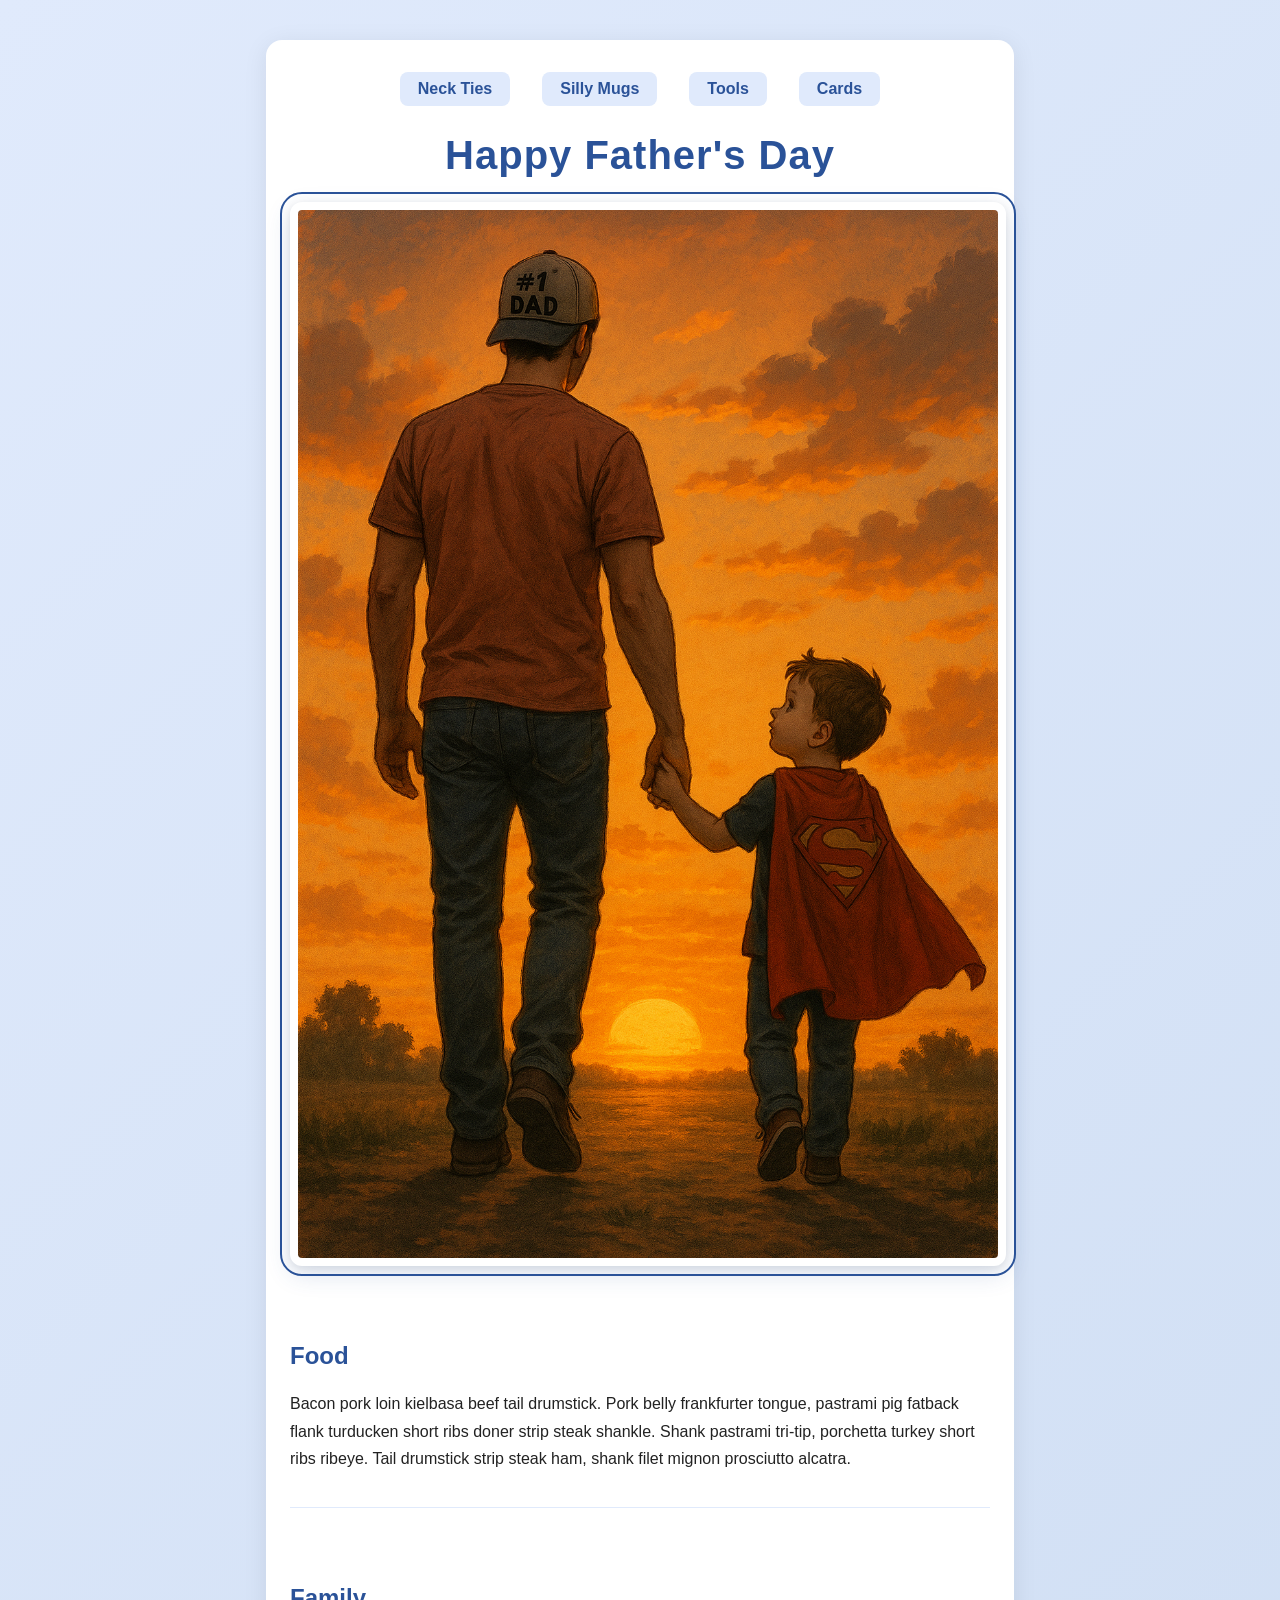
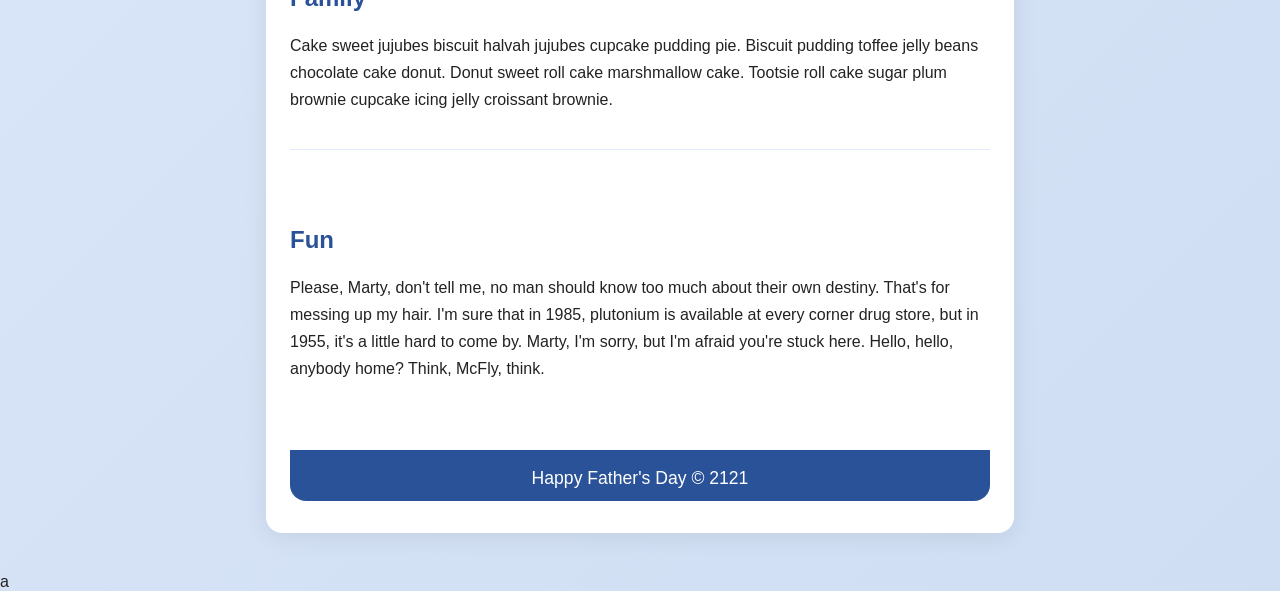
<file: ice/fathersday/index.html>
<!DOCTYPE html>
<html lang="en">

<head>
    <meta charset="UTF-8">
    <meta name="viewport" content="width=device-width, initial-scale=1.0">
    <title>Father's Day Page</title>
    <link rel="stylesheet" href="styles/styles.css">
</head>

<body>
    <div id="wrapper">
        <header>
            <nav>
                <ul>
                    <li>Neck Ties</li>
                    <li>Silly Mugs</li>
                    <li>Tools</li>
                    <li>Cards</li>
                </ul>
            </nav>
        </header>
        <main>
            <h1>Happy Father's Day</h1>
            <img src="images/fathersday.png">
            <section>
                <h2>Food</h2>
                <p>Bacon pork loin kielbasa beef tail drumstick. Pork belly frankfurter tongue,
                     pastrami pig fatback flank turducken short ribs doner strip steak shankle.
                      Shank pastrami tri-tip, porchetta turkey short ribs ribeye. 
                      Tail drumstick strip steak ham, shank filet mignon prosciutto alcatra. </p>
            </section>
            <section>
                <h2>Family</h2>
                <p>Cake sweet jujubes biscuit halvah jujubes cupcake pudding pie. Biscuit
                    pudding toffee jelly beans chocolate cake donut. Donut sweet roll cake
                    marshmallow cake. Tootsie roll cake sugar plum brownie cupcake icing
                    jelly croissant brownie.</p>
            </section>
            <section>
                <h2>Fun</h2>
                <p>Please, Marty, don't tell me, no man should know too much about their own
                     destiny. That's for messing up my hair. I'm sure that in 1985, 
                     plutonium is available at every corner drug store, but in 1955, 
                     it's a little hard to come by. Marty, I'm sorry, but I'm afraid 
                     you're stuck here. Hello, hello, anybody home? Think, McFly, think. 
                     </p>
            </section>
        </main>
        <footer>
            Happy Father's Day &copy; 2121
        </footer>
    </div>
a</body>

</html>
</file>
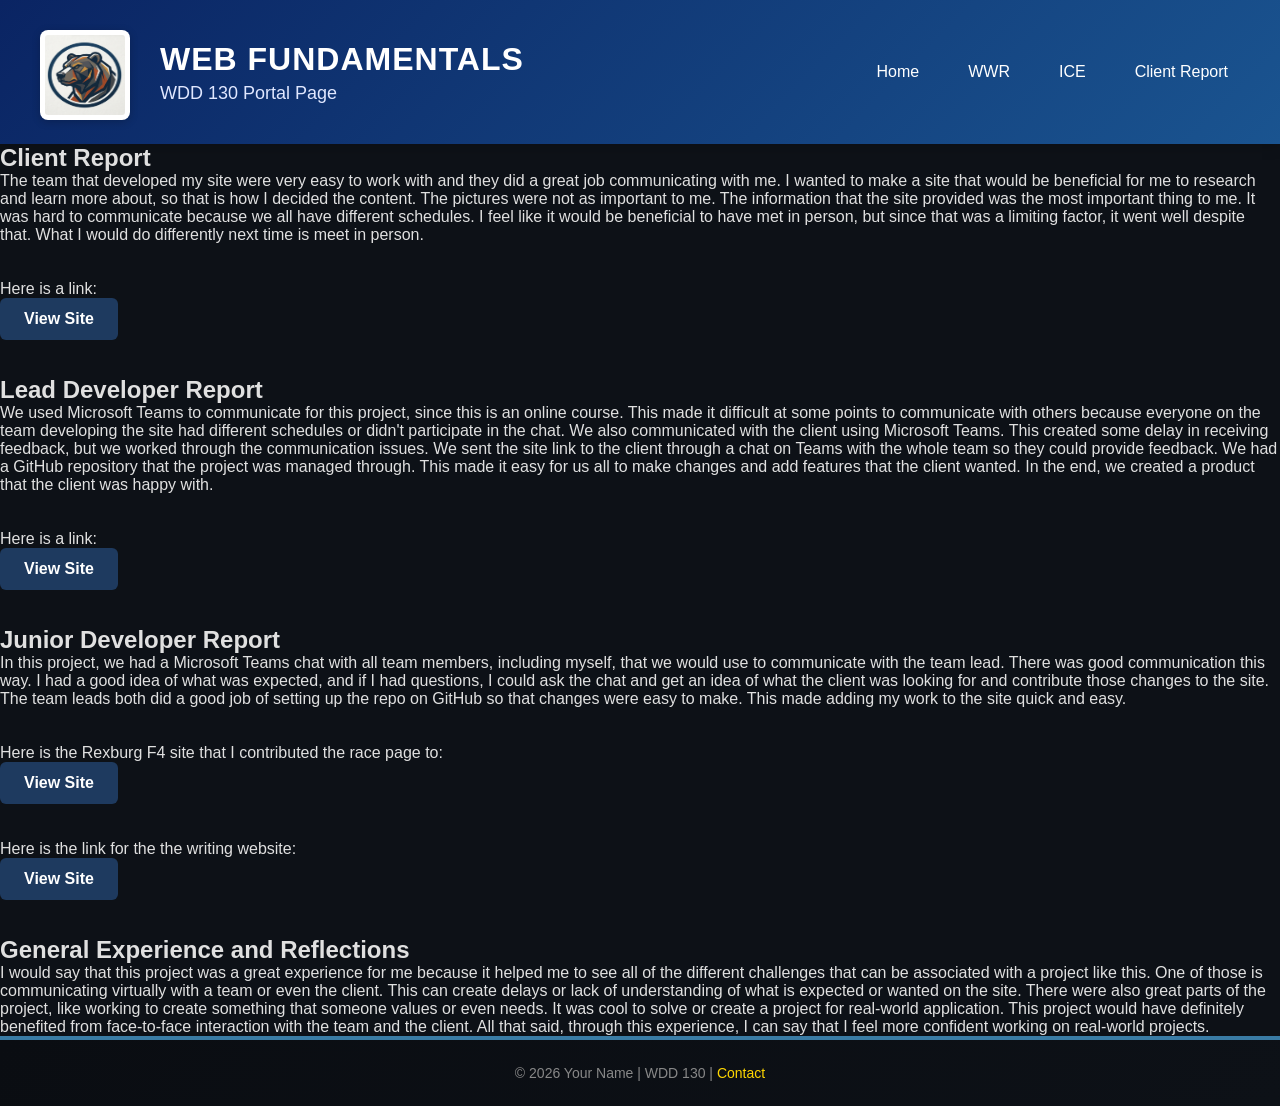
<file: client_report.html>
<!DOCTYPE html>
<html lang="en">
<head>
    <meta charset="UTF-8">
    <meta name="viewport" content="width=device-width, initial-scale=1.0">
    <title>WDD 130 Portal Page</title>
    <link rel="stylesheet" href="styles/style.css">
</head>
<body>
    <header>
        <a href="index.html" id="logo_link">
            <img class="logo" src="images/Bear.png" alt="Project website Logo">
        </a>
        <div class="site-title">
            <h1>WEB FUNDAMENTALS</h1>
            <h2>WDD 130 Portal Page</h2>
        </div>
        <nav>
            <ul>
                <li><a href="index.html">Home</a></li>
                <li><a href="wwr/index.html">WWR</a></li>
                <li><a href="list.html">ICE</a></li>
                <li><a href="client_report.html">Client Report</a></li>
            </ul>
        </nav>
    </header>
<body>
    <h2>Client Report</h2>
    <p>The team that developed my site were very easy to work with and they did a great job communicating with me. I wanted to make a site that would be beneficial for me to research and learn more about, so that is how I decided the content. The pictures were not as important to me. The information that the site provided was the most important thing to me. It was hard to communicate because we all have different schedules. I feel like it would be beneficial to have met in person, but since that was a limiting factor, it went well despite that. What I would do differently next time is meet in person.</p>
    <br><br>
    <p>Here is a link: </p>
    <button class="btn" onclick="window.location.href='https://eason-platt.github.io/wdd130-judy/'">View Site</button>
    <br><br>
    <h2>Lead Developer Report</h2>
    <p>We used Microsoft Teams to communicate for this project, since this is an online course. This made it difficult at some points to communicate with others because everyone on the team developing the site had different schedules or didn't participate in the chat. We also communicated with the client using Microsoft Teams. This created some delay in receiving feedback, but we worked through the communication issues. We sent the site link to the client through a chat on Teams with the whole team so they could provide feedback. We had a GitHub repository that the project was managed through. This made it easy for us all to make changes and add features that the client wanted. In the end, we created a product that the client was happy with.</p>
    <br><br>
    <p>Here is a link:</p>
    <space>    </space>
    <button class="btn" onclick="window.location.href='https://branten711.github.io/wdd130-Apolinar/'">View Site</button>
    <br><br>
    <h2>Junior Developer Report</h2>
    <p>In this project, we had a Microsoft Teams chat with all team members, including myself, that we would use to communicate with the team lead. There was good communication this way. I had a good idea of what was expected, and if I had questions, I could ask the chat and get an idea of what the client was looking for and contribute those changes to the site. The team leads both did a good job of setting up the repo on GitHub so that changes were easy to make. This made adding my work to the site quick and easy. </p>
    <br><br>
    <p>Here is the Rexburg F4 site that I contributed the race page to:</p>
    <button class="btn" onclick="window.location.href='https://branten711.github.io/wdd130-Apolinar/'">View Site</button>
    <br><br>
    <p>Here is the link for the the writing website: </p>
    <button class="btn" onclick="window.location.href='https://apolinartrishell7.github.io/wdd130-hanks/'">View Site</button>
    <br><br>
    <h2>General Experience and Reflections</h2>
    <p>I would say that this project was a great experience for me because it helped me to see all of the different challenges that can be associated with a project like this. One of those is communicating virtually with a team or even the client. This can create delays or lack of understanding of what is expected or wanted on the site. There were also great parts of the project, like working to create something that someone values or even needs. It was cool to solve or create a project for real-world application. This project would have definitely benefited from face-to-face interaction with the team and the client. All that said, through this experience, I can say that I feel more confident working on real-world projects.</p>
</body>
<footer>
        <p>&copy; 2026 Your Name | WDD 130 | <a href="mailto:your.email@example.com">Contact</a></p>
    </footer>
</body>
</html>
</file>
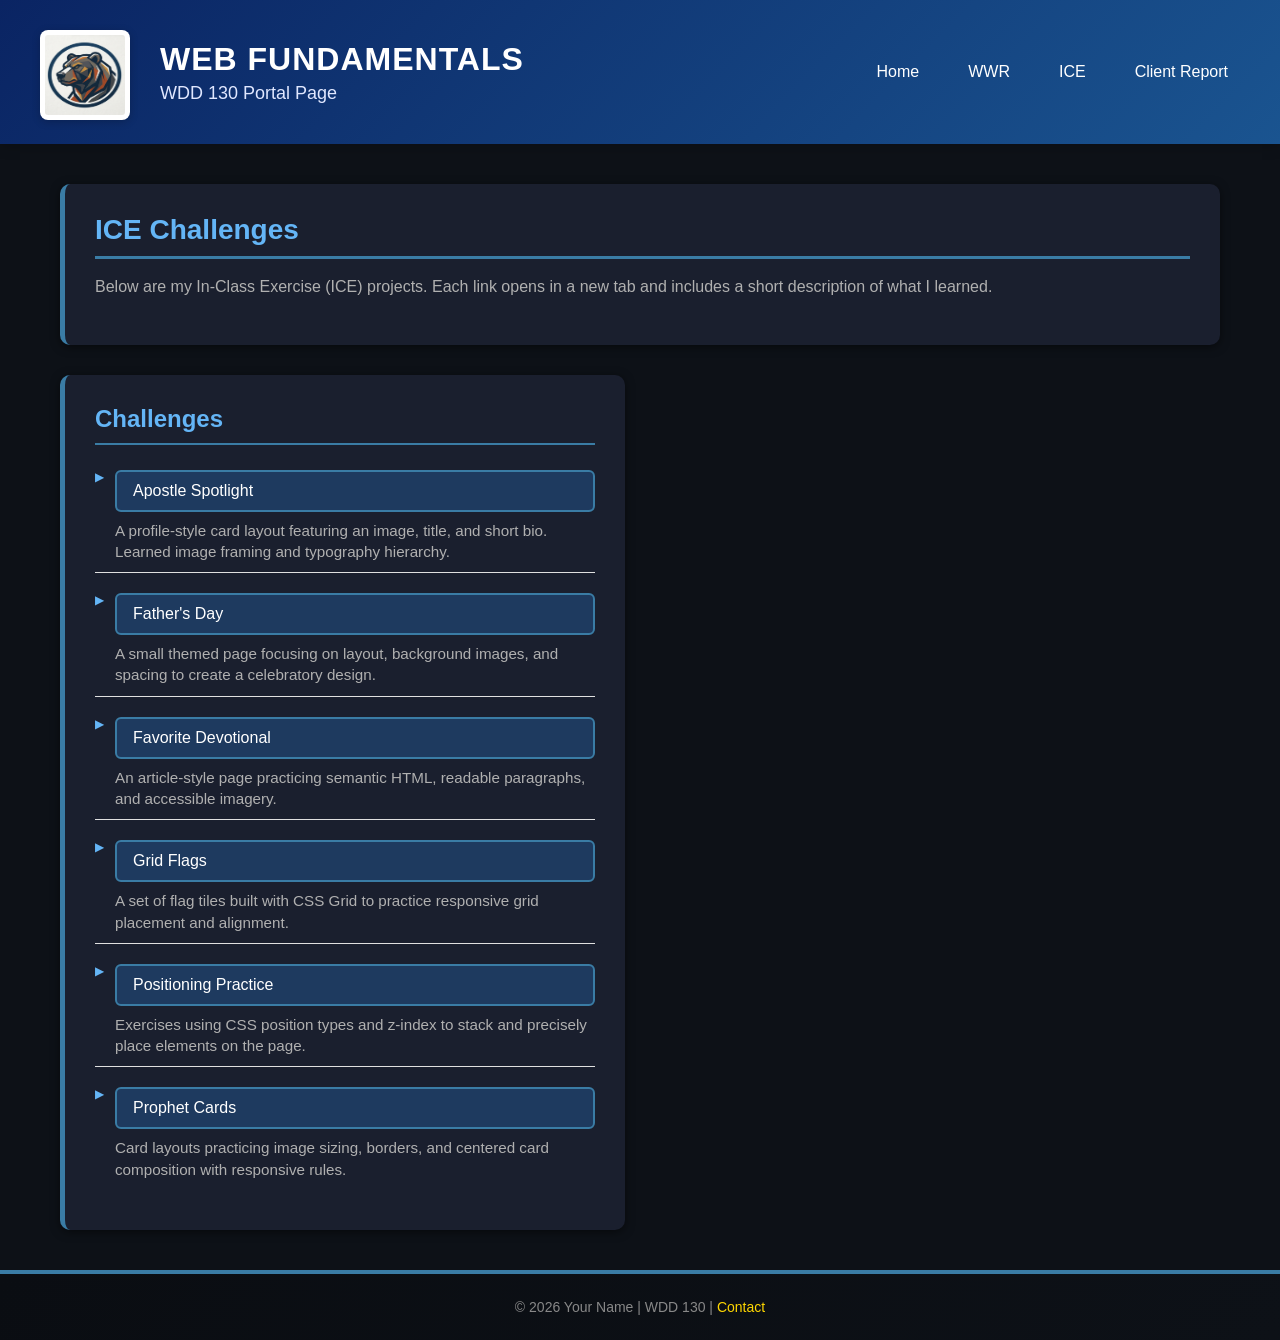
<file: ice.html>
<!DOCTYPE html>
<html lang="en">
<head>
    <meta charset="UTF-8">
    <meta name="viewport" content="width=device-width, initial-scale=1.0">
    <title>WDD 130 Portal Page</title>
    <link rel="stylesheet" href="styles/style.css">
</head>
<body>
    <header>
        <a href="index.html" id="logo_link">
            <img class="logo" src="images/Bear.png" alt="Project website Logo">
        </a>
        <div class="site-title">
            <h1>WEB FUNDAMENTALS</h1>
            <h2>WDD 130 Portal Page</h2>
        </div>
        <nav>
            <ul>
                <li><a href="index.html">Home</a></li>
                <li><a href="wwr/index.html">WWR</a></li>
                <li><a href="list.html">ICE</a></li>
                <li><a href="client_report.html">Client Report</a></li>
            </ul>
        </nav>
    </header>
    <main>
        <section class="overview">
            <h2>ICE Challenges</h2>
            <p>Below are my In-Class Exercise (ICE) projects. Each link opens in a new tab and includes a short description of what I learned.</p>
        </section>

        <section class="project-list">
            <h3>Challenges</h3>
            <ul id="ice-list">
                <li>
                    <a href="ice/apostle_spotlight/apostles.html" target="_blank">Apostle Spotlight</a>
                    <p class="ice-desc">A profile-style card layout featuring an image, title, and short bio. Learned image framing and typography hierarchy.</p>
                </li>
                <li>
                    <a href="ice/fathersday/index.html" target="_blank">Father's Day</a>
                    <p class="ice-desc">A small themed page focusing on layout, background images, and spacing to create a celebratory design.</p>
                </li>
                <li>
                    <a href="ice/favorite_devo/favdevo.html" target="_blank">Favorite Devotional</a>
                    <p class="ice-desc">An article-style page practicing semantic HTML, readable paragraphs, and accessible imagery.</p>
                </li>
                <li>
                    <a href="ice/grid_flags/flags.html" target="_blank">Grid Flags</a>
                    <p class="ice-desc">A set of flag tiles built with CSS Grid to practice responsive grid placement and alignment.</p>
                </li>
                <li>
                    <a href="ice/positioning/positioning.html" target="_blank">Positioning Practice</a>
                    <p class="ice-desc">Exercises using CSS position types and z-index to stack and precisely place elements on the page.</p>
                </li>
                <li>
                    <a href="ice/prophet_cards/oaks.html" target="_blank">Prophet Cards</a>
                    <p class="ice-desc">Card layouts practicing image sizing, borders, and centered card composition with responsive rules.</p>
                </li>
            </ul>
        </section>
    </main>
    <footer>
        <p>&copy; 2026 Your Name | WDD 130 | <a href="mailto:your.email@example.com">Contact</a></p>
    </footer>
</body>
</html>
</file>
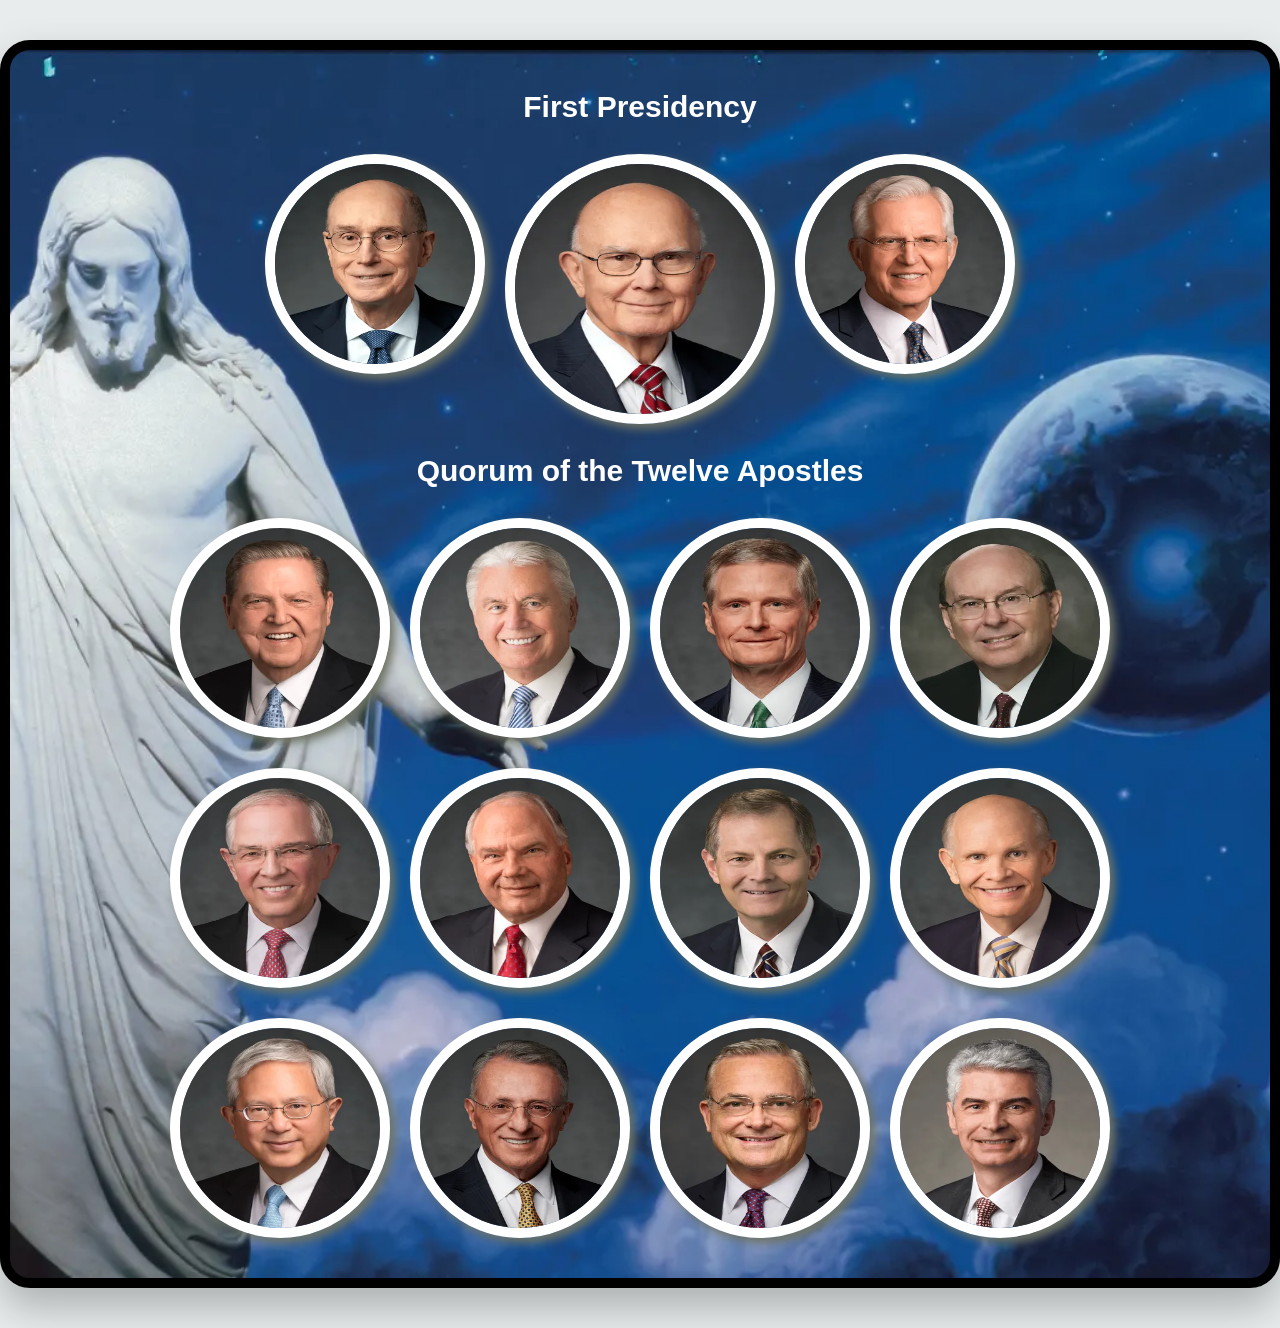
<file: ice/apostle_spotlight/apostles.html>
<!DOCTYPE html>
<html lang="en">
<head>
    <meta charset="UTF-8">
    <meta name="viewport" content="width=device-width, initial-scale=1.0">
    <title>Apostles Spotlights</title>
    <style>
        body {
            margin: 0;
            padding: 0;
            background-color: #E8ECED;
            color: #fff;
            font-family: Arial;
            font-size: 20px;
            text-align: center;
        }
        .everything {
            display: grid;
            grid-template-columns: repeat(6, 1fr);
            gap: 30px;
            background-image: url("images/christus.webp");
            background-size: cover;
            background-position: center;
            padding: 40px;
            max-width: 1200px;
            margin: 40px auto;
            border: 10px solid #000;
            border-radius: 30px;
            box-shadow: 0 20px 40px rgba(0, 0, 0, 0.25);
        }
        h1, h2 {
            grid-column: 1 / -1;
            margin: 0;
        }
        .first-presidency, .first-row, .second-row, .third-row {
            grid-column: 1 / -1;

            display: flex;
            justify-content: center;
            gap: 20px;
            flex-wrap: wrap;
        }
        #eyring, #christofferson {
            width: 200px;
            height: 200px;
            border-radius: 50%;
            border: 10px solid #fff;
            transition: transform .5s, border-color .3s;
            box-shadow: 5px 5px 10px #6f7364;
        }
         #eyring:hover, #christofferson:hover {
            opacity: .75;
            transform: scale(1.1);
            border-color: gold;
         }
        #anderson, #bednar, #causse,
        #uchtdorf, #cook, #gong,
        #holland, #kearon, #rasband,
        #renlund, #soares, #stevenson {
            width: 200px;
            height: 200px;
            border-radius: 50%;
            border: 10px solid #fff;
            transition: transform .5s, border-color .3s;
            box-shadow: 5px 5px 10px #6f7364;
        }
        #anderson:hover, #bednar:hover, #causse:hover,
        #uchtdorf:hover, #cook:hover, #gong:hover,
        #holland:hover, #kearon:hover, #rasband:hover,
        #renlund:hover, #soares:hover, #stevenson:hover {
            opacity: .75;
            transform: scale(1.1);
            border-color: gold;
        }
        #oaks {
            width: 250px;
            height: 250px;
            border-radius: 50%;
            box-shadow: 5px 5px 10px #6f7364;
            border: 10px solid #fff;
            transition: transform .5s, border-color .3s;
        }
        #oaks:hover {
            opacity: .75;
            transform: scale(1.1);
            border-color: gold;
        }
    </style>
</head>
<body>
    <section class="everything">
        <h1>First Presidency</h1>
        <section class="first-presidency">
            <img id="eyring" src="images/eyring.webp" alt="President Eyring">
            <img id="oaks" src="images/oaks.webp" alt="President Oaks">
            <img id="christofferson" src="images/christofferson.webp" alt="President Christofferson">
        </section>
        <h2>Quorum of the Twelve Apostles</h2>
        <section class="first-row">
            <img id="holland" src="images/holland.webp" alt="President Holland">
            <img id="uchtdorf" src="images/uchtdorf.webp" alt="Uchtdorf">
            <img id="bednar" src="images/bednar.webp" alt="Bednar">
            <img id="cook" src="images/cook.webp" alt="Cook">
        </section>
        <section class="second-row">
            <img id="anderson" src="images/anderson.webp" alt="Anderson">
            <img id="rasband" src="images/rasband.webp" alt="Rasband">
            <img id="stevenson" src="images/stevenson.webp" alt="Stevenson">
            <img id="renlund" src="images/renlund.webp" alt="Renlund">
        </section>
        <section class="third-row">
            <img id="gong" src="images/gong.webp" alt="Gong">
            <img id="soares" src="images/soares.webp" alt="Soares">
            <img id="kearon" src="images/kearon.webp" alt="Kearon">
            <img id="causse" src="images/causse.webp" alt="causse">
        </section>
    </section>
</body>
</html>
</file>
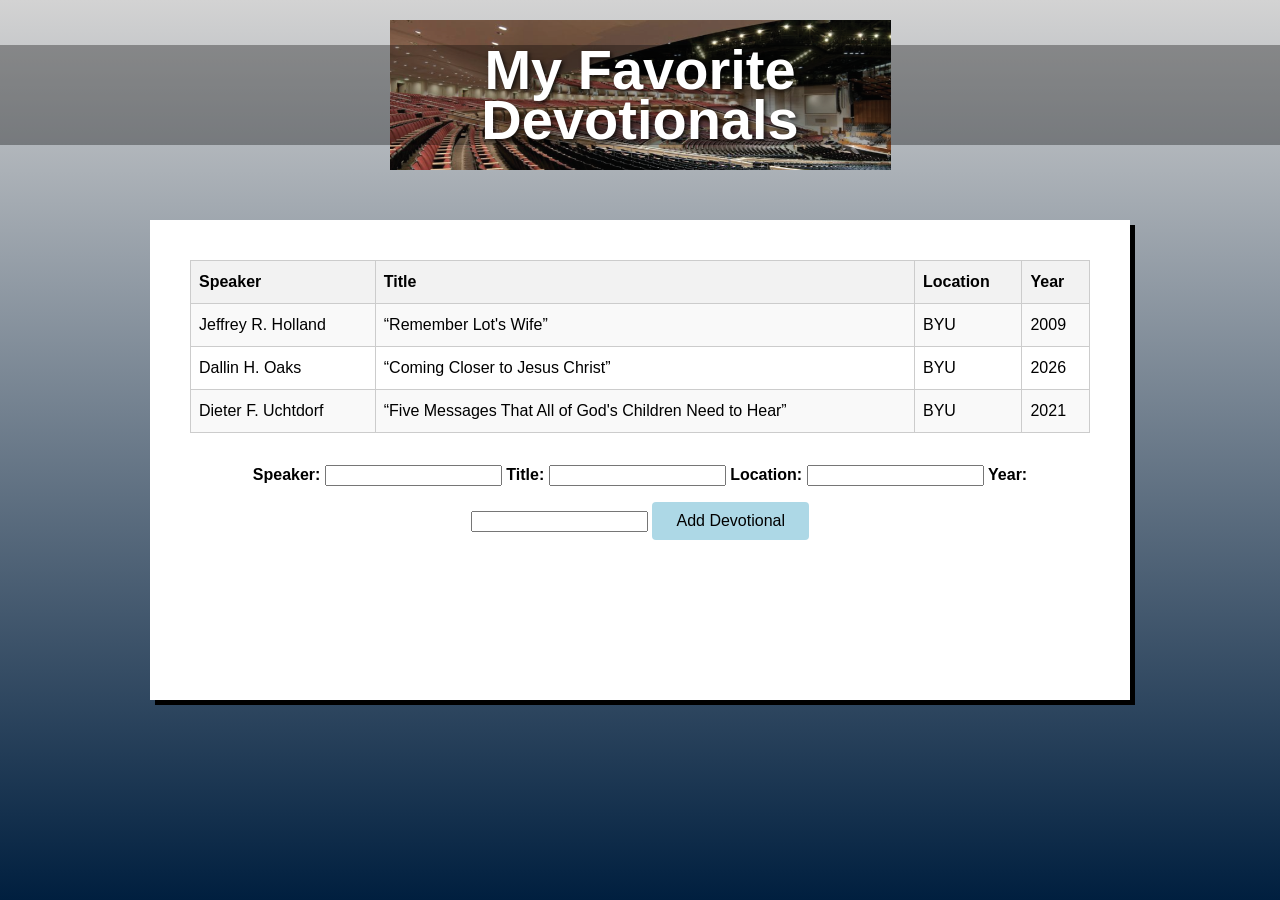
<file: ice/favorite_devo/favdevo.html>
<!DOCTYPE html>
<html lang="en">
<head>
  <meta charset="UTF-8" />
  <meta name="viewport" content="width=device-width, initial-scale=1.0"/>
  <title>My Favorite Devotionals</title>
  <link rel="stylesheet" href="styles/styles.css" />
</head>
<body>
  <div class="container">
    <header class="header">
      <div class="header-image">
        <h1>My Favorite<br>Devotionals</h1>
      </div>
    </header>
    <main>
      <div class="content-box">
          <table>
          <tr>
            <th>Speaker</th>
            <th>Title</th>
            <th>Location</th>
            <th>Year</th>
          </tr>
          <tr>
            <td>Jeffrey R. Holland</td>
            <td>“Remember Lot's Wife”</td>
            <td>BYU</td>
            <td>2009</td>
          </tr>
          <tr>
            <td>Dallin H. Oaks</td>
            <td>“Coming Closer to Jesus Christ”</td>
            <td>BYU</td>
            <td>2026</td>
          </tr>
          <tr>
            <td>Dieter F. Uchtdorf</td>
            <td>“Five Messages That All of God's Children Need to Hear”</td>
            <td>BYU</td>
            <td>2021</td>
          </tr>
          </table>
        <form class="devo-form">
          <label for="speaker">Speaker:</label>
          <input type="text" id="speaker" name="speaker" required>

          <label for="title">Title:</label>
          <input type="text" id="title" name="title" required>

          <label for="location">Location:</label>
          <input type="text" id="location" name="location" required>

          <label for="year">Year:</label>
          <input type="number" id="year" name="year" required>

          <button type="submit">Add Devotional</button>
        </form>
      </div>
    </main>
  </div>
</body>
</html>
</file>
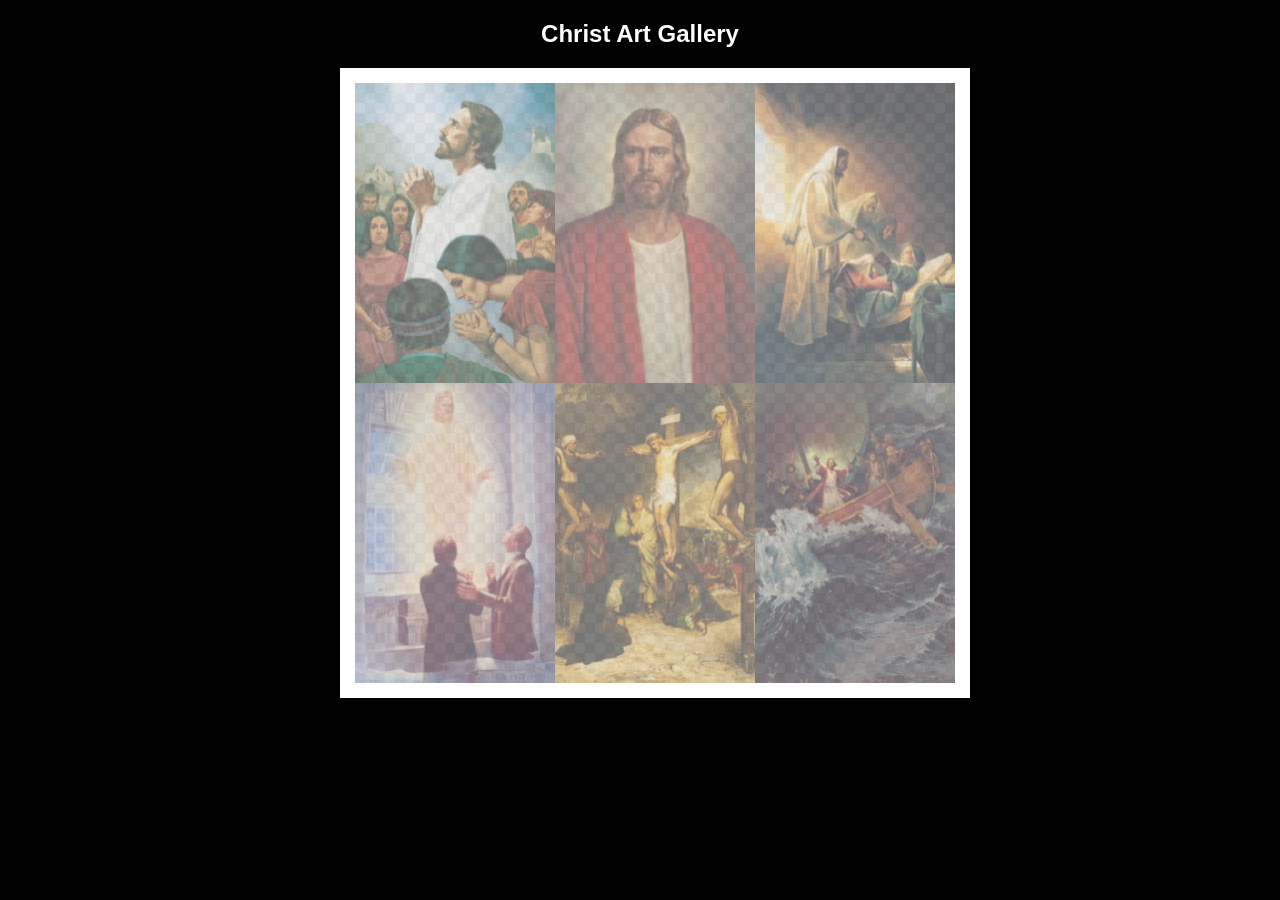
<file: ice/gallery/gallery.html>
<!DOCTYPE html>
<html lang="en">
<head>
    <meta charset="UTF-8">
    <meta name="viewport" content="width=device-width, initial-scale=1.0">
    <title>Images of Christ</title>
    <style>
        body {
            background: black;
        }
        #wrapper{
            width: 600px;
            margin: 0 auto;
        }
        nav {
            color: white;
            text-align: center;
            font-family: Haettenschweiler, 'Arial Narrow Bold', sans-serif;
        }
        #gallery{
            display: grid;
            grid-template-columns: 200px 200px 200px;
            border: 15px solid rgb(255, 255, 255);
            width: 100%;
            background-color: #ddd;
            background-image:
                linear-gradient(45deg, #ccc 26%, transparent 26%), 
                linear-gradient(135deg, #ccc 26%, transparent 26%),
                linear-gradient(45deg, transparent 75%, #ccc 75%),
                linear-gradient(135deg, transparent 75%, #ccc 75%);
            background-size: 20px 20px; /* Must be a square */
            background-position: 0 0, 10px 0, 10px -10px, 0px 10px; 
            
        }
        #gallery a {
            cursor: url('images/christus.png'), pointer;
        }
        #gallery img {
            /* make a thumbnail of the image that is 200x300 
               instead of using width and height here to help the page load faster */
            width: 200px; 
            height: 300px;

            opacity:50%;
            display:block;
        }
        #gallery img:hover{
            opacity: 100%;
        }
    </style>
</head>
<body>
    <div id="wrapper">
        <nav>
            <h1>Christ Art Gallery</h1>
        </nav>
        <main>
            <div id="gallery">
                <a href="images/big/img1.jpg"><img src="images/small/img1.jpg" alt="Christ praying with the Nephites" ></a>
                <a href="images/big/img2.jpg"><img src="images/small/img2.jpg" alt="Jesus the Christ" ></a>
                <a href="images/big/img3.jpg"><img src="images/small/img3.jpg" alt="Jesus Raising the Daughter of Jairus" ></a>
                <a href="images/big/img4.jpg"><img src="images/small/img4.jpg" alt="The Lord Appears in the Kirtland Temple" ></a>
                <a href="images/big/img5.jpg"><img src="images/small/img5.jpg" alt="Crucifixion of Jesus Christ" ></a>
                <a href="images/big/img6.jpg"><img src="images/small/img6.jpg" alt="Jesus Calms the Storm" ></a>
            </div>
        </main>
    </div>
</body>
</html>
</file>
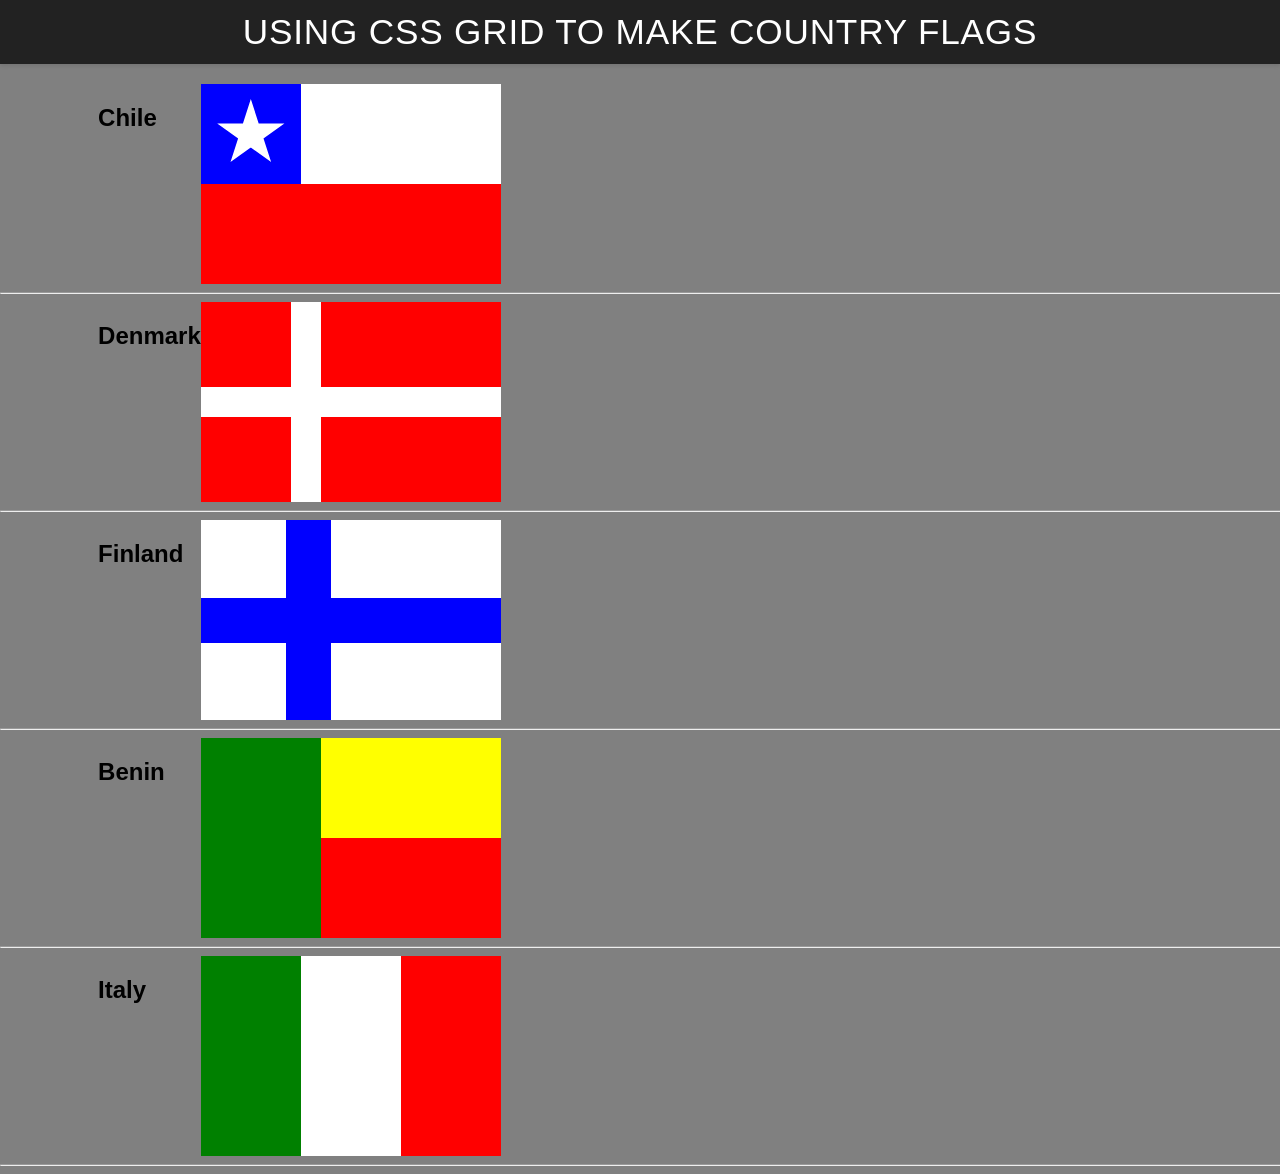
<file: ice/grid_flags/flags.html>
<!DOCTYPE html>
<html lang="en">

<head>
    <meta charset="UTF-8">
    <meta name="viewport" content="width=device-width, initial-scale=1.0">
    <title>Flag</title>
    <style>
        body {
            margin: 0;
            font-family: 'Helvetica Neue', sans-serif;
            background-color: gray;
        }

        header {
            background-color: #222;
            color: #fff;
            padding: 0.75rem 1.5rem;
            display: flex;
            align-items: center;
            justify-content: center;
            font-size: 1.1rem;
            letter-spacing: 0.05rem;
            text-transform: uppercase;
            box-shadow: 0 2px 4px rgba(0, 0, 0, 0.1);
        }

        header h1 {
            margin: 0;
            font-weight: 400;
        }
        main {
            display: grid;
            grid-template-columns: .1fr .1fr 1fr .1fr;
            margin-top: 20px;
        }
        hr {
            width: 100%;
            grid-column: 1 / 5;
        }
        h2 {
            grid-column: 2/3;
        }

        #blue {
            background: blue;
            grid-column: 1 / 2;
            display: grid;
            align-items: center;
            justify-items: center;
        }

        #white {
            background: white;
            grid-column: 2 / 4;
        }

        #red {
            background: red;
            grid-column: 1 / 4;
        }

        #chile {
            display: grid;
            grid-template-columns: 1fr 1fr 1fr;
            grid-template-rows: 1fr 1fr;
            height: 200px;
            width: 300px;
        }

        .star {
            width: 70px;
            aspect-ratio: 1;
            background: white;
            clip-path: polygon(50% 0, 79% 90%, 2% 35%, 98% 35%, 21% 90%);
        }
        #denmark {
            display: grid;
            grid-template-columns: 1fr 30px 2fr;
            grid-template-rows: 1fr 30px 1fr;
            height: 200px;
            width: 300px;
            background: red;

        }
        #dred1 {
            background: white;
            grid-column: 2/3;
            grid-row:1/-1;
        }
        #dred2 {
            background:white;
            grid-column: 1/-1;
            grid-row: 2/3;
        }
        #finland{
            display: grid;
            grid-template-columns: 1fr 45px 2fr;
            grid-template-rows: 1fr 45px 1fr;
            height: 200px;
            width: 300px;
            background: white;
        }
        #fwhite1 {
            background: blue;
            grid-column: 1/-1;
            grid-row: 2/3;
        }
        #fwhite2 {
            background: blue;
            grid-column: 2/3;
            grid-row: 1/-1;
        }
       #benin {
        display: grid;
            grid-template-columns: 2fr 3fr;
            grid-template-rows: 1fr 1fr;
            height: 200px;
            width: 300px;
       }
       #bgreen {
        background: green;
        grid-column: 1/2;
        grid-row: 1/-1;
       }
       #byellow {
        background: yellow;
        grid-column: 2/2;
        grid-row: 1/2;
       }
       #bred {
        background: red;
        grid-column: 2/2;
        grid-row: 2/2;
       }

       #italy {
            display: grid;
            grid-template-columns: 1fr 1fr 1fr;
            height: 200px;
            width: 300px;
            background: white;
        }
        #igreen {
            background: green;
            grid-column: 1/1;
        }
        #ired {
            background: red;
            grid-column: 3/3;            
        }
    </style>
</head>

<body>
    <header>
        <h1>Using CSS Grid to make Country Flags</h1>
    </header>
    <main>
        <h2>Chile</h2>
        <div id="chile">
            <div id="blue">
                <div class="star"></div>
            </div>
            <div id="white"></div>
            <div id="red"></div>
        </div>
        <hr>

        <h2>Denmark</h2>
        <div id="denmark">
            <div id="dred1"></div>
            <div id="dred2"></div>
            <div id="dred3"></div>
            <div id="dred4"></div>
        </div>
        <hr>

        <h2>Finland</h2>
        <div id="finland">
            <div id="fwhite1"></div>
            <div id="fwhite2"></div>
            <div id="fwhite3"></div>
            <div id="fwhite4"></div>
        </div>
        <hr>

        <h2>Benin</h2>
        <div id="benin">
            <div id="bgreen"></div>
            <div id="byellow"></div>
            <div id="bred"></div>
        </div>
        <hr>

        <h2>Italy</h2>
        <div id="italy">
            <div id="igreen"></div>
            <div id="ired"></div>
        </div>
        <hr>
    </main>
</body>

</html>
</file>
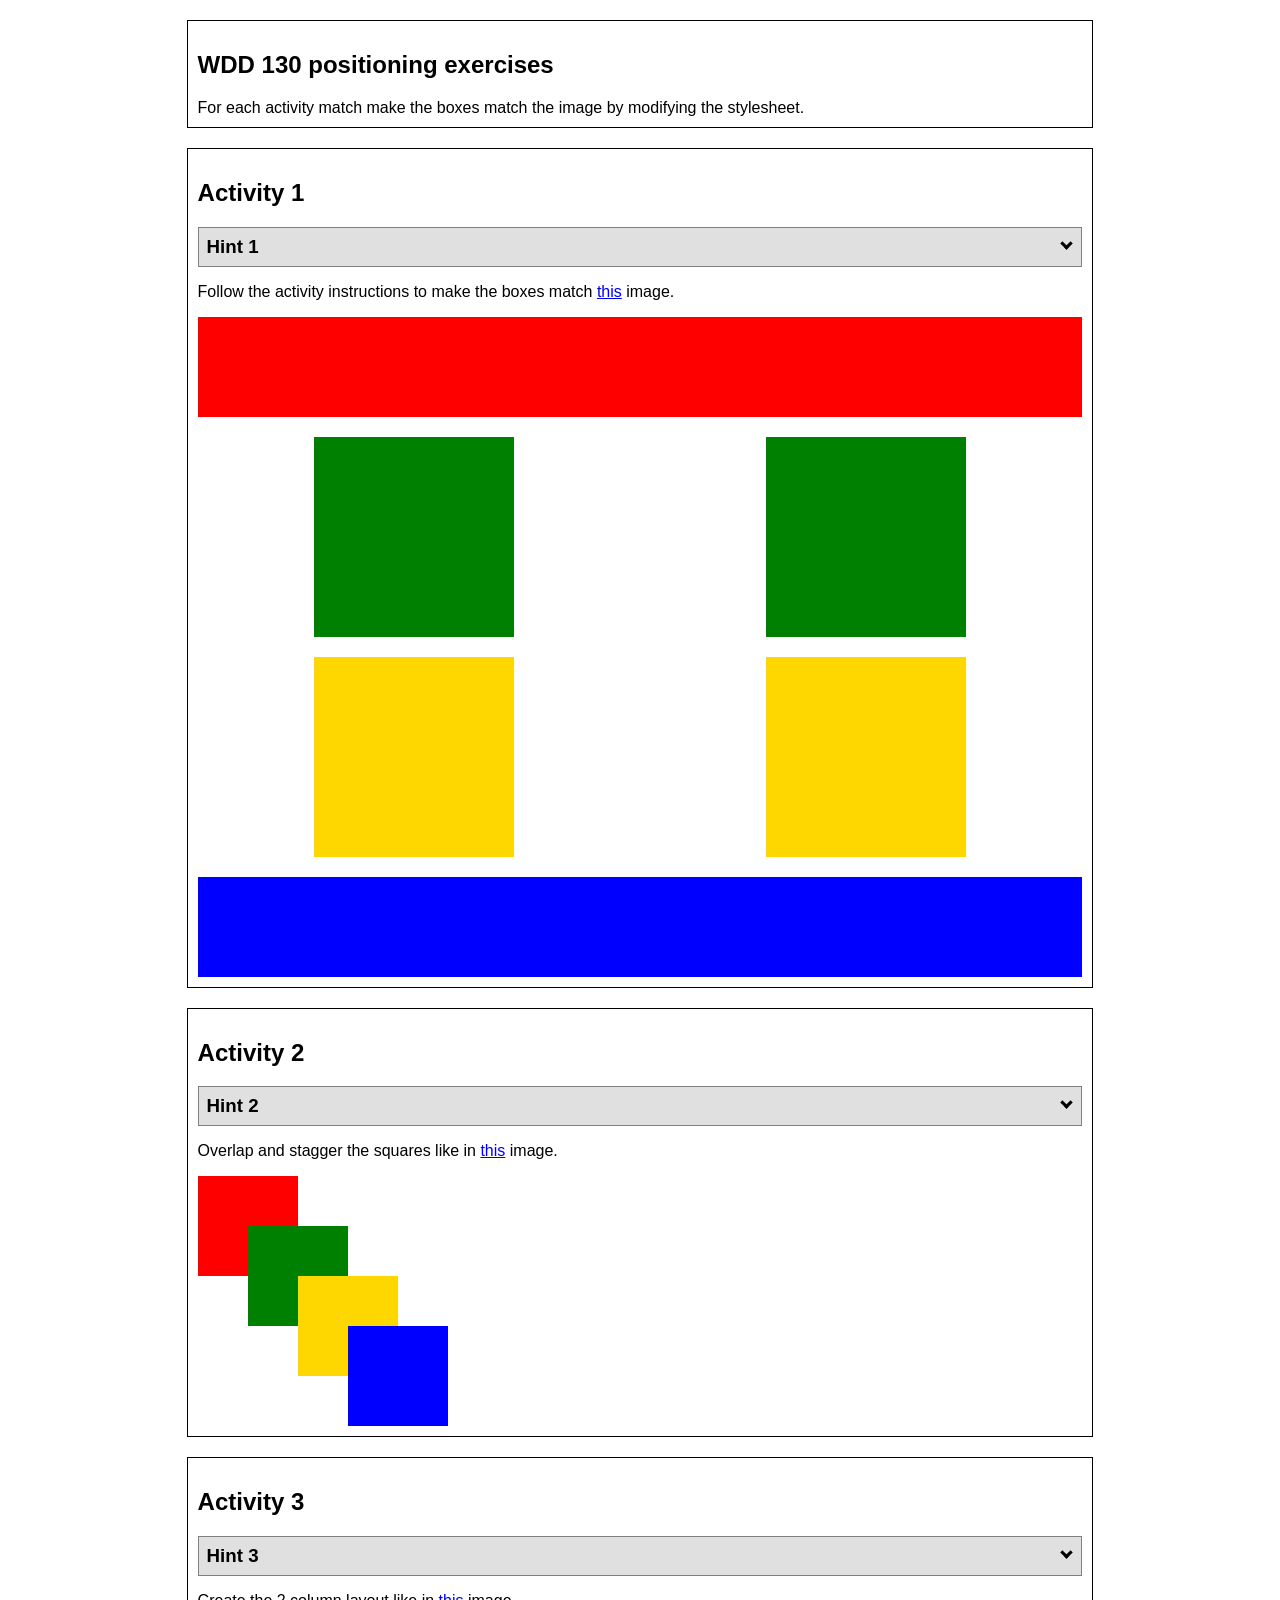
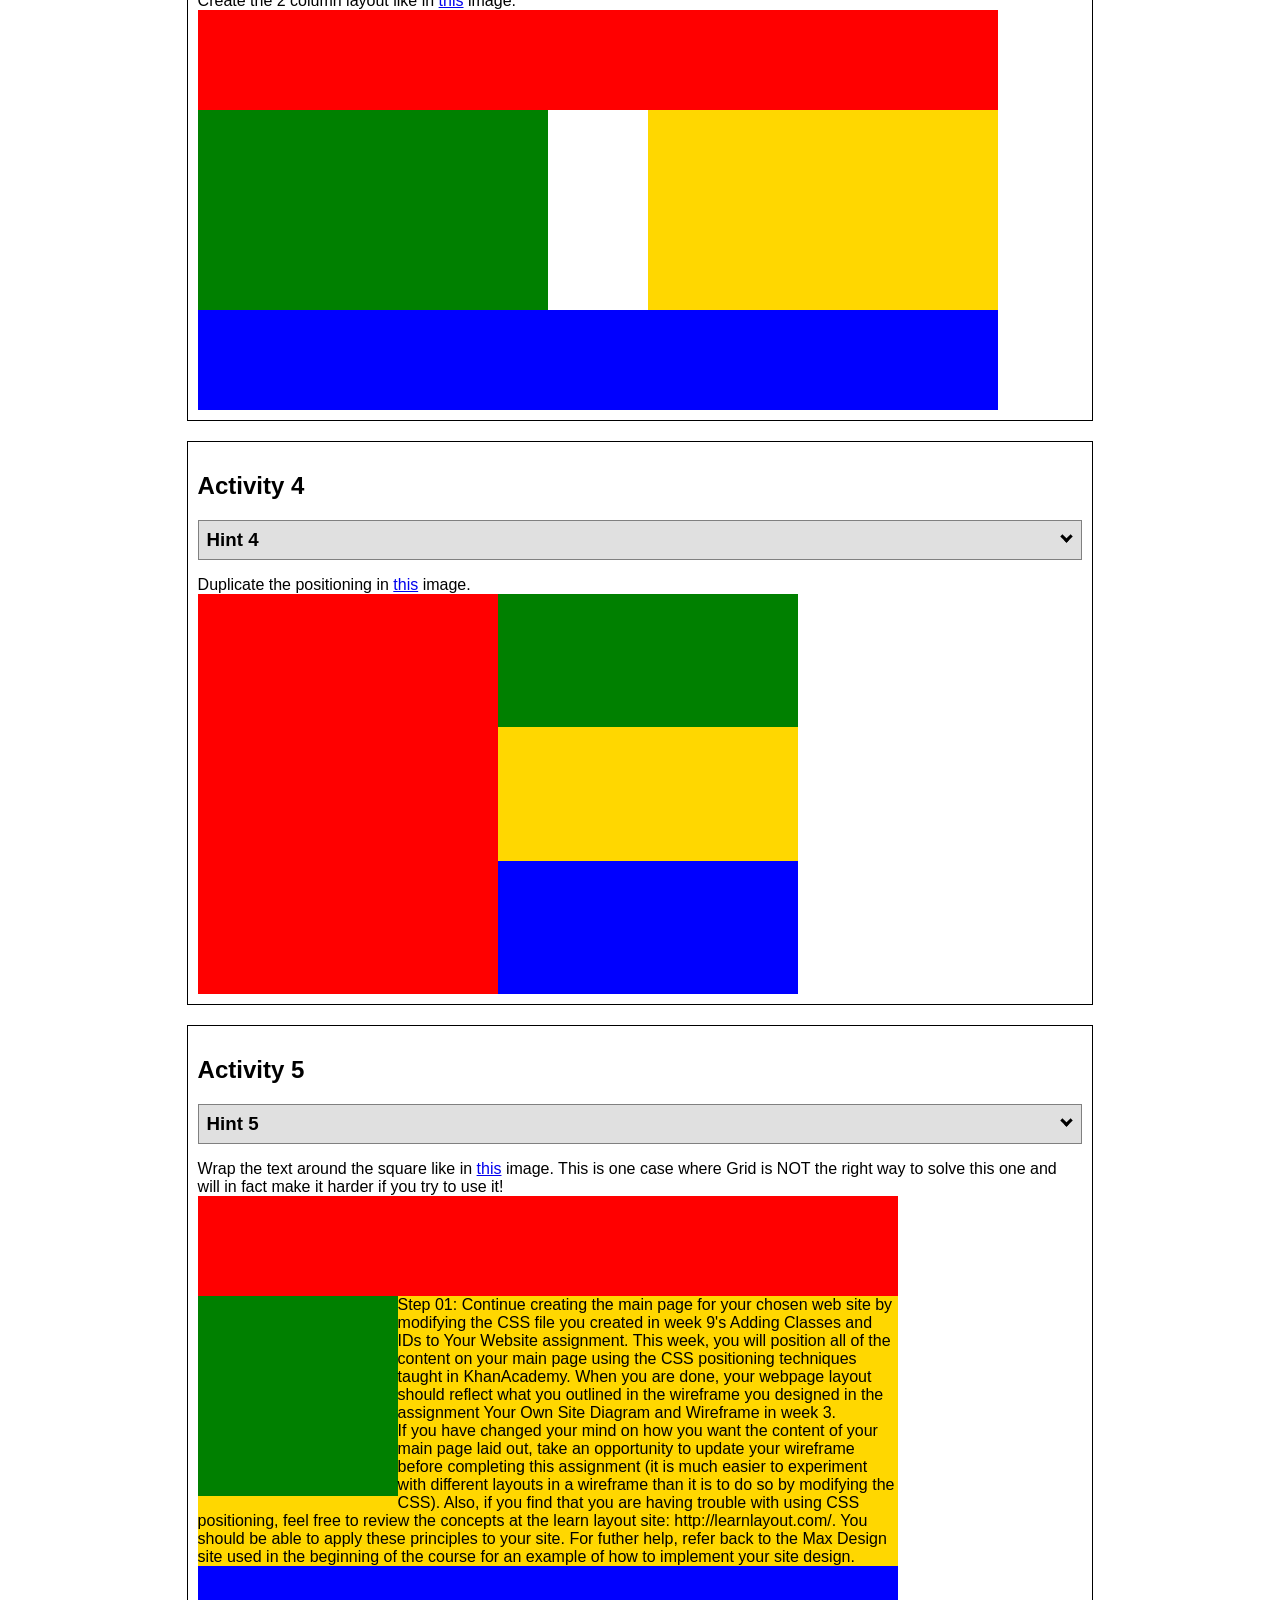
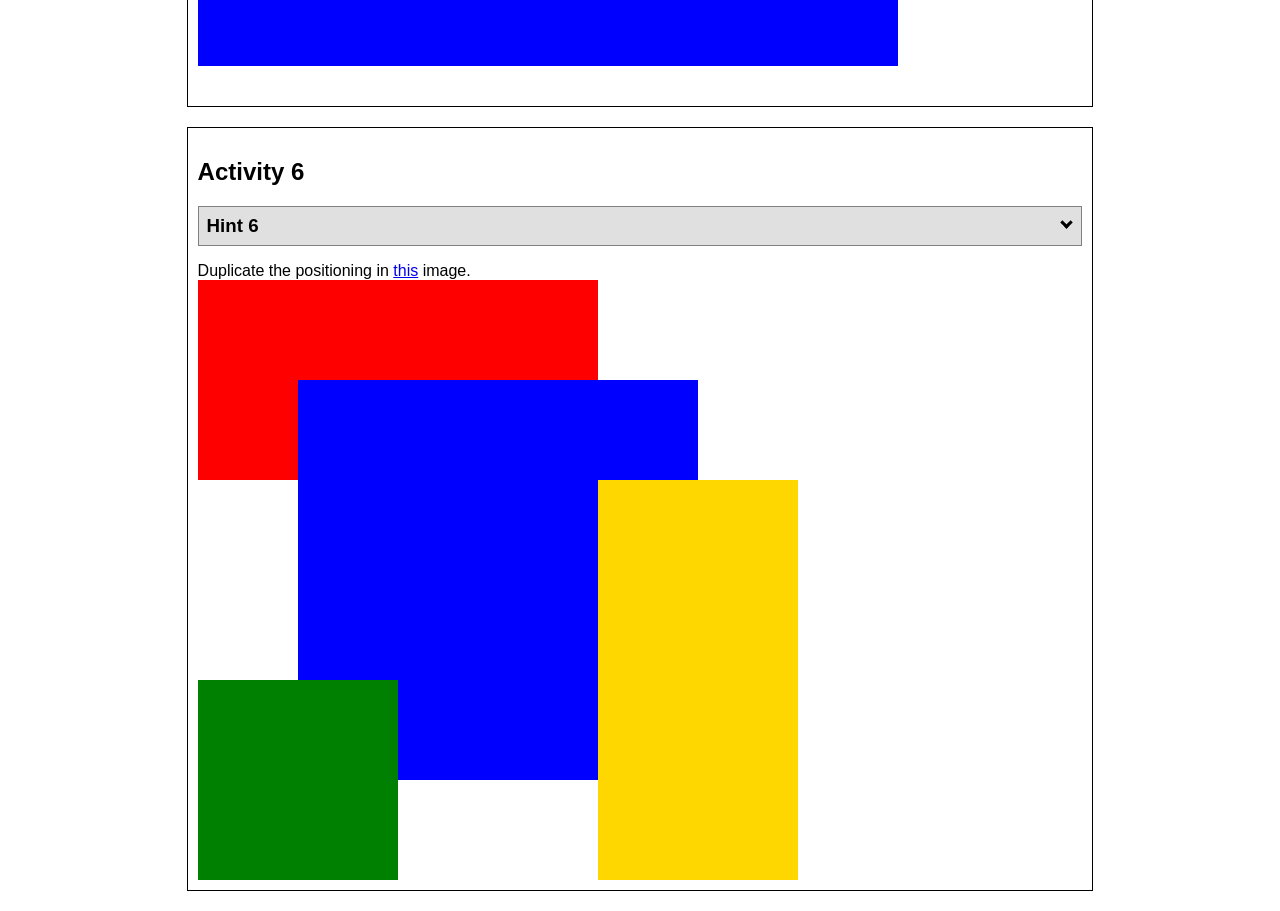
<file: ice/positioning/positioning.html>
<!DOCTYPE html>
<html lang="en">
  <head>
    <!-- HTML - Name: positioning.html -->
    <title>Positioning Activity</title>
    <link rel="stylesheet" type="text/css" href="positionstyles.css" />
  </head>
  <body>
    <div class="activity">
      <h2>WDD 130 positioning exercises</h2>
      For each activity match make the boxes match the image by modifying the stylesheet.</div>
    <div class="activity">
      <h2>Activity 1</h2>
      <section class="hint"><input type="checkbox" ><i></i> <h3>Hint 1</h3><div><p>Use the activity instructions for the firt activity</a></p></div></section>
      <p>Follow the activity instructions to make the boxes match  <a href="images/example1.png" target="_blank">this</a> image.</p>
      <div class="content1" >
        <div class="red1" ></div>
        <div class="green1" ></div>
        <div class="green1" ></div>
        <div class="yellow1"></div>
        <div class="yellow1"></div>
        <div class="blue1"></div>
      </div>
    </div>
    <div class="activity">
      <h2>Activity 2</h2>
      <section class="hint"><input type="checkbox" > <h3>Hint 2</h3><i></i><div>
      <ul>
      <li>grid-template-columns: 50px 50px 50px 50px 50px </li></ul></div></section>
      <p>Overlap and stagger the squares like in <a href="images/example2.png" target="_blank">this</a> image.</p>
      <div class="content2" >
        <div class="red2" ></div>
        <div class="green2" ></div>
        <div class="yellow2"></div>
        <div class="blue2"></div>
      </div>
    </div>
    <div class="activity">
      <h2>Activity 3</h2>
      <section class="hint"><input type="checkbox" > <h3>Hint 3</h3><i></i><div><p>This one is going to be best solved with CSS Grid. Remember to make the boxes the right width first...then start moving them around. </p><h4>Properties used:</h4><ul><li>display:grid;</li><li>grid-template-columns:</li><li>grid-column-gap:</li>
        <li>grid-column:</li>  </ul></div></section>
      Create the 2 column layout like in <a href="images/example3.png" target="_blank">this</a>  image.
      <div class="content3" >
        <div class="red3" ></div>
        <div class="green3" ></div>
        <div class="yellow3"></div>
        <div class="blue3"></div>
      </div>
    </div>
    <div class="activity">
      <h2>Activity 4</h2>
      <section class="hint"><input type="checkbox" > <h3>Hint 4</h3><i></i><div><p>For the others we have been primarily concerned with width. For this one you will need to adjust height as well. </p><h4>Properties used:</h4><ul><li>display:grid;</li><li>grid-template-columns:</li><li>grid-row:</li></ul></div></section>
      Duplicate the positioning in <a href="images/example4.png" target="_blank">this</a> image. 
      <div class="content4" >
        <div class="red4" ></div>
        <div class="green4" ></div>
        <div class="yellow4"></div>
        <div class="blue4"></div>
      </div>
    </div>

    <div class="activity">
      <h2>Activity 5</h2>
      <section class="hint"><input type="checkbox" > <h3>Hint 5</h3><i></i><div><p>Grid is <strong>not</strong> the right way to do this.  In fact there is only one way to really do that...and that is with float. Remember that we float the thing we want the text to wrap around.  Also remember to start by making all the shapes the right size and shape.</p><h4>Properties used:</h4><ul><li>float: left;</li></ul></div></section>
      Wrap the text around the square like in <a href="images/example5.png" target="_blank">this</a> image. This is one case where Grid is NOT the right way to solve this one and will in fact make it harder if you try to use it!
      <div class="content5" >
        <div class="red5" ></div>
        <div class="green5" ></div>
        <div class="yellow5">Step 01: Continue creating the main page for your chosen web site by modifying the CSS file you created in week 9's Adding Classes and IDs to Your Website assignment. This week, you will position all of the content on your main page using the CSS positioning techniques taught in KhanAcademy. When you are done, your webpage layout should reflect what you outlined in the wireframe you designed in the assignment Your Own Site Diagram and Wireframe in week 3. <br />
          If you have changed your mind on how you want the content of your main page laid out, take an opportunity to update your wireframe before completing this assignment (it is much easier to experiment with different layouts in a wireframe than it is to do so by modifying the CSS). Also, if you find that you are having trouble with using CSS positioning, feel free to review the concepts at the learn layout site: http://learnlayout.com/. You should be able to apply these principles to your site. For futher help, refer back to the Max Design site used in the beginning of the course for an example of how to implement your site design.</div>
        <div class="blue5"></div>
      </div>
    </div>
    <div class="activity">
      <h2>Activity 6</h2>
      <section class="hint"><input type="checkbox" > <h3>Hint 6</h3><i></i><div><p>This one is all about visualizing the grid behind the layout. If you are having a hard time doing that first: all the sizes are even multiples of 100, and second here is another example with the lines drawn: <a href="images/example6-hint.png" target="_blank">example 6 with lines</a>. For this one you will find it easiest if you use px for the column width. You can also use <kbd>z-index</kbd> to control the element layering.    </p><h4>Properties used:</h4><ul><li>display:grid;</li><li>grid-template-columns:</li><li>grid-column:</li><li>grid-row:</li><li><a href="https://www.w3schools.com/cssref/pr_pos_z-index.asp" target="_blank">z-index:</a></li></ul></div></section>
      Duplicate the positioning in <a href="images/example6.png" target="_blank">this</a> image.
      <div class="content6" >
        <div class="red6" ></div>
        <div class="green6" ></div>
        <div class="yellow6"></div>
        <div class="blue6"></div>
      </div>
    </div>
  </body>
</html>
</file>
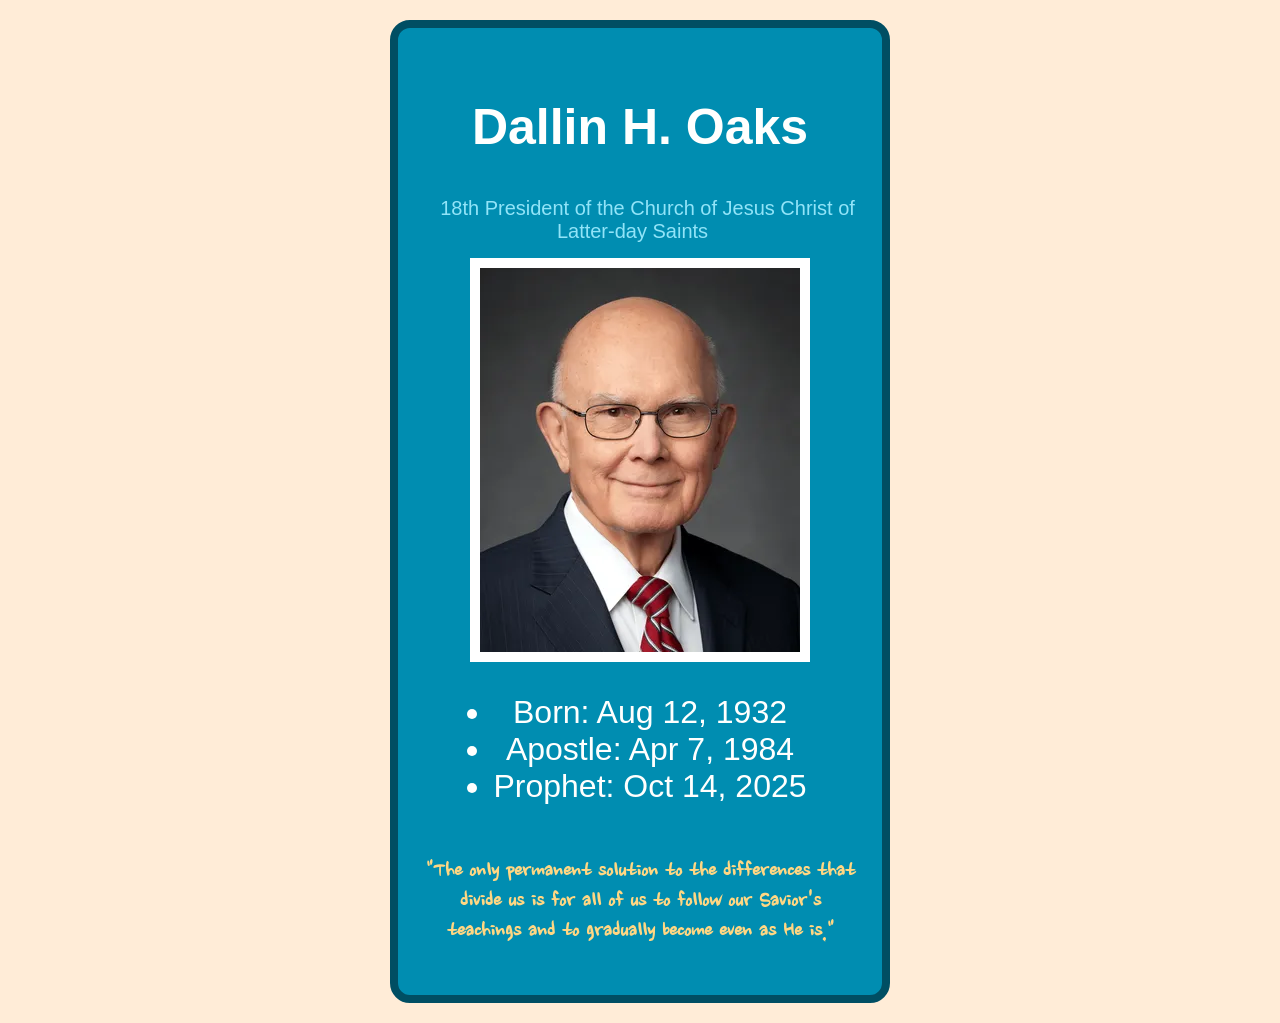
<file: ice/prophet_cards/oaks.html>
<!DOCTYPE html>
<html lang="en">
<head>
    <meta charset="UTF-8">
    <meta name="viewport" content="width=device-width, initial-scale=1.0">
    <title>Dallin H. Oaks</title>
    <link href="https://fonts.googleapis.com/css2?family=Nanum+Brush+Script&display=swap" rel="stylesheet">
    <style>
        /* Insert styles here, this is called an internal stylesheet  */
        body {
            background: #FFECD7;
            align-items: center;
            justify-content: center;
            display: flex;
            margin: 0;
            font-family: Helvetica;
        }
        .card {
            background-color: #008DB1;
            border: 8px solid #004e63;
            border-radius: 20px;
            width: 500px;
            max-width: 90vw;
            padding: 28px 24px;
            margin: 20px;
            
            color: #fff;
            text-align: center;
            box-sizing: border-box;

        }
        #title {
            color: #fffffE;
            font-family: Helvetica;
            font-size: 50px;
        }
        #subtitle {
            color: #91e4f8;
            font-family: Helvetica;
            text-decoration: none;
            font-size: 20px;
            margin: 15px;
        }
        .info {
            display: flex;
            flex-direction: column;
            align-items: center;
        }
        #oaks {
            border: 10px solid #fff;
            margin-top: 15px;
        }
        #list {
            color: #fffffE;
            font-family: Helvetica;
            font-size: 32px;
            text-align: center;
            padding-left: 20px;
        }
        #quote {
            color: #ffd783;
            font-family: 'Brush Script MT', 'Nanum Brush Script', cursive;
        }
        #subtitle:hover {
            color: blue;
        }
    </style>
</head>
<body>
    <section class="card">
        <h1 id="title">Dallin H. Oaks</h1>
        <a id="subtitle" href="www.churchofjesuschrist.org">18th President of the Church of Jesus Christ of Latter-day Saints</a>
        <section class="info">
            <img id="oaks" src="images/oaks.webp" alt="Picture of President Oaks">
            <ul id="list">
                <li>Born: Aug 12, 1932</li>
                <li>Apostle: Apr 7, 1984</li>
                <li>Prophet: Oct 14, 2025</li>
            </ul>
        </section>
        <h2 id="quote">"The only permanent solution to the differences that divide us is for all of us to follow our Savior's teachings and to gradually become even as He is."</h2>
    </section>

    <!-- Insert HTML elements here -->
</body>
</html>
</file>
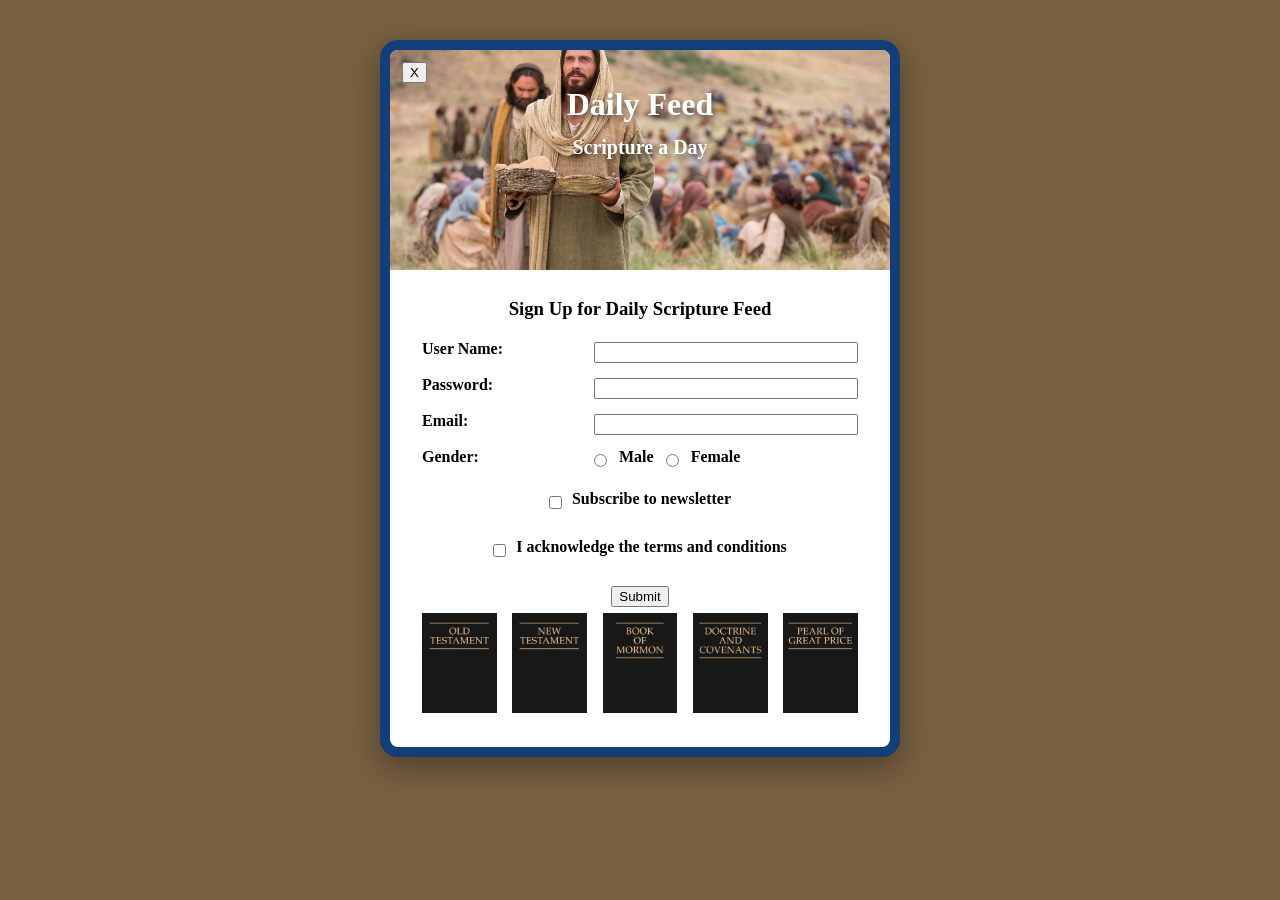
<file: ice/signup/signup.html>
<!DOCTYPE html>
<html lang="en">

<head>
    <meta charset="UTF-8">
    <meta name="viewport" content="width=device-width, initial-scale=1.0">
    <title>Daily Feed Sign Up</title>

    <style>
        * {
            margin: 0;
        }

        body {
            background: rgb(120, 96, 64);
        }
        
        #top {
            position: relative;
            display: block;
            overflow: hidden;
        }

        
        #title1, #title2 {
            position: absolute;
            left: 50%;
            transform: translateX(-50%);
            color: white;
            text-align: center;
            z-index: 2;
            text-shadow: 2px 4px 6px rgba(0,0,0,0.6);
            margin: 0;
            pointer-events: none;
        }
        #title1 { 
            top: 36px; 
            font-size: 2rem; 
        }
        #title2 { 
            top: 86px; 
            font-size: 1.25rem; 
        }

        
        #jesus {
            display: block;
            width: 100%;
            height: 220px;
            object-fit: cover;
            object-position: center;
            position: relative;
            z-index: 0;
        }

        #closeBtn {
            position: absolute;
            top: 12px;
            left: 12px;
            z-index: 5; 
            cursor: pointer;
        }

        
        #card {
            max-width: 500px;
            margin: 40px auto;
            background: #fff;
            border-radius: 18px;
            overflow: hidden;
            border: 10px solid #123e7a; 
            box-shadow: 0 10px 30px rgba(0,0,0,0.35);
            position: relative;
        }
        #top { 
            background: transparent; 
        }
        #formContainer { 
            background: #fff; 
            padding: 28px 32px; 
        }
        #formContainer {
            display: block;
            margin-bottom: 6px;
        }
        #myForm {
            display: grid;
            grid-template-columns: 160px 1fr; 
            column-gap: 20px;
            row-gap: 12px;
            align-items: center;
            grid-auto-rows: auto;
        }

            
        #scriptures {
            display: flex;
            gap: 1px;
            justify-content: space-between;
            align-items: flex-end; 
            background: transparent;
        }

        #scriptures img {
            height: 100px;
            width: auto;
            object-fit: cover;
            display: block;
            
        }
        h3 {
            text-align: center;
            color: black;
            padding-bottom: 20px;
        }
        
        #formContainer form {
            gap: 12px;             
        }
        #formContainer label {
            display: block;
            font-weight: 600;
            margin-bottom: 6px;
        }
        #myForm > div {
            display: flex;
            gap: 12px;
            align-items: center;
        }
      #myForm section {
          grid-column: 1/3;
          display: flex;
          justify-content: center;
          align-items: center;
          gap: 10px;
          padding: 6px 0;
      }


    </style>




</head>

<body>

    <div id="card">
        <div id="top">
        <button type="button" id="closeBtn">X</button>

        <img id="jesus" src="images/jesus_feeds_5000.jpeg" alt="Jesus Feeds the 500">

        <h1 id="title1">Daily Feed</h1>
        <h1 id = "title2">Scripture a Day</h1>

        </div>
        <div id="formContainer">
        <h3>Sign Up for Daily Scripture Feed</h3>
        <form id="myForm">
            <label for="username">User Name:</label>
            <input type="text" id="username" name="username" required>

            <label for="password">Password:</label>
            <input type="password" id="password" name="password" required>

            <label for="email">Email:</label>
            <input type="email" id="email" name="email" required>

            <label>Gender:</label>
            <div>
                <input type="radio" id="male" name="gender" value="male" required>
                <label for="male">Male</label>
                <input type="radio" id="female" name="gender" value="female" required>
                <label for="female">Female</label>
            </div>

            <section id="subscribe">
                <input type="checkbox" id="newsletter" name="newsletter">
                <label for="newsletter">Subscribe to newsletter</label>
            </section>

            <section id="terms">
                <input type="checkbox" id="conditions" name="conditions" required>
                <label for="conditions">I acknowledge the terms and conditions</label>
            </section>

            <section id="sub">
                <button type="submit">Submit</button>
            </section>
        </form>
        <div id="scriptures">
            <img id="old" src="images/old_testament.webp" alt="old testament">
            <img id="new" src="images/new_testament.webp" alt="new testament">
            <img id="book" src="images/book_of_mormon.webp" alt="Book of Mormon">
            <img id="doctrine" src="images/doctrine_and_covenants.webp" alt="Doctrine and Covenants">
            <img id="pearl" src="images/pearl_of_great_price.webp" alt="Pearl of Great Price">    
        </div>
    </div>

    <div id="output"></div>

    </div>

    <script>
        // Here is some Javascript to start looking forward to wdd131
        document.getElementById("closeBtn").addEventListener("click", function () {
            document.getElementById("formContainer").style.display = "none";
         });
        const form = document.getElementById('myForm');
        const output = document.getElementById('output');

        form.addEventListener('submit', function (event) {
            event.preventDefault(); // Stop form from actually submitting

            const formData = new FormData(form);
            const entries = [];

            for (const [key, value] of formData.entries()) {
                if (key == "password") {
                    entries.push(`<strong>${key}</strong>: ${value} (you should probably encrypt the password)`);
                } else {
                    entries.push(`<strong>${key}</strong>: ${value}`);
                }
            }

            output.innerHTML = `
            <br>  
            <h3>Here is the data that would be sent to the server:</h3>
            <ul>
                ${entries.map(item => `<li>${item}</li>`).join('')}
            </ul>
            `;
                });
    </script>

</body>

</html>
</file>
<file: ice/fathersday/styles/styles.css>
/* Add your CSS here to style your father's day page */
body {
  margin: 0;
  padding: 0;
  font-family: 'Segoe UI', Arial, sans-serif;
  background: linear-gradient(135deg, #e0eafc 0%, #cfdef3 100%);
  min-height: 100vh;
  color: #222;
}

#wrapper {
  max-width: 700px;
  margin: 40px auto;
  background: #fff;
  border-radius: 16px;
  box-shadow: 0 4px 24px rgba(0,0,0,0.08);
  padding: 32px 24px;
}

header {
  margin-bottom: 24px;
}

nav ul {
  list-style: none;
  padding: 0;
  display: flex;
  justify-content: center;
  gap: 32px;
  margin: 0;
}

nav li {
  font-weight: bold;
  color: #2a5298;
  background: #e0eafc;
  padding: 8px 18px;
  border-radius: 8px;
  transition: background 0.2s;
  cursor: pointer;
}

nav li:hover {
  background: lightblue;
}

h1 {
  color: #2a5298;
  font-size: 2.5em;
  text-align: center;
  letter-spacing: 1px;
  margin-bottom: 0.5em;
}

h2 {
  color: #2a5298;
  font-size: 1.5em;
  margin-top: 1.5em;
}

section {
  margin-bottom: 1.5em;
  padding: 16px 0;
  border-bottom: 1px solid #e0eafc;
}

section:last-of-type {
  border-bottom: none;
}

p {
  line-height: 1.7;
  margin-bottom: 1.2em;
}

img {
  display: block;
  max-width: 100%;
  margin: 24px auto;
  border-radius: 12px;
  border: 8px solid #fff;
  outline: 2px solid #2a5298;
  outline-offset: 8px;
  transition: transform 0.3s, box-shadow 0.3s, rotate 0.3s;
  box-shadow: 0 8px 24px rgba(42,82,152,0.18), 0 2px 8px rgba(0,0,0,0.08);
  background: #fff;
}

img:hover {
  transform: rotate(-4deg) scale(1.04);
  box-shadow: 0 16px 32px rgba(42,82,152,0.22), 0 4px 16px rgba(0,0,0,0.12);
}

footer {
  text-align: center;
  color: #fff;
  background: #2a5298;
  padding: 18px 0 12px 0;
  border-radius: 0 0 16px 16px;
  margin-top: 32px;
  font-size: 1.1em;
}
</file>
<file: styles/style.css>
@import url('https://fonts.googleapis.com/css2?family=Anta&family=Carter+One&display=swap');
* {
    margin: 0;
    padding: 0;
    box-sizing: border-box;
}
body {
    font-family: 'Segoe UI', Tahoma, Geneva, Verdana, sans-serif;
    background-color: #0d1117;
    color: #e0e0e0;
    display: flex;
    flex-direction: column;
    min-height: 100vh;
}
header {
    background: linear-gradient(135deg, #0a2463 0%, #1a5490 100%);
    color: white;
    padding: 20px 40px;
    display: grid;
    grid-template-columns: 100px 1fr auto;
    gap: 20px;
    align-items: center;
    box-shadow: 0 4px 12px rgba(0, 0, 0, 0.15);
}

.logo {
    width: 90px;
    height: 90px;
    border-radius: 8px;
    background: white;
    padding: 5px;
    box-shadow: 0 2px 8px rgba(0, 0, 0, 0.2);
}

#logo_link {
    text-decoration: none;
}

.site-title h1 {
    font-size: 32px;
    font-weight: 700;
    margin-bottom: 5px;
    letter-spacing: 1px;
}

.site-title h2 {
    font-size: 18px;
    font-weight: 300;
    color: #e0e7ff;
}

nav ul {
    list-style: none;
    display: flex;
    gap: 25px;
}

nav a {
    color: white;
    text-decoration: none;
    font-size: 16px;
    font-weight: 500;
    padding: 8px 12px;
    border-radius: 4px;
    transition: all 0.3s ease;
}
nav a:hover {
    background-color: rgba(255, 255, 255, 0.15);
    color: #ffd700;
}
main {
    flex: 1;
    max-width: 1200px;
    width: 100%;
    margin: 0 auto;
    padding: 40px 20px;
    display: grid;
    grid-template-columns: 1fr 1fr;
    gap: 30px;
}

main section {
    background: #1a1f2e;
    padding: 30px;
    border-radius: 10px;
    box-shadow: 0 2px 10px rgba(0, 0, 0, 0.5);
    border-left: 5px solid #3a7ca5;
    transition: transform 0.3s ease, box-shadow 0.3s ease;
}

main section:hover {
    transform: translateY(-5px);
    box-shadow: 0 6px 20px rgba(58, 124, 165, 0.3);
}

main h2 {
    color: #64b5f6;
    font-size: 28px;
    margin-bottom: 15px;
    border-bottom: 3px solid #3a7ca5;
    padding-bottom: 10px;
}

main h3 {
    color: #64b5f6;
    font-size: 24px;
    margin-bottom: 15px;
    border-bottom: 2px solid #3a7ca5;
    padding-bottom: 10px;
}

main p {
    color: #b0b0b0;
    line-height: 1.6;
    margin-bottom: 15px;
}
main ul {
    list-style: none;
    padding-left: 0;
}
main ul li {
    padding: 10px 0;
    padding-left: 20px;
    position: relative;
    border-bottom: 1px solid #e0e0e0;
}
#ice-list {
    list-style: none;
    padding: 0;
    margin: 0;
    color: #e0e0e0;
}

#ice-list li {
    margin: 10px 0;
}

#ice-list li a {
    display: inline-block;
    padding: 10px 16px;
    background-color: #1e3a5f;
    color: white;
    border-radius: 6px;
    text-decoration: none;
    border: 2px solid #3a7ca5;
    transition: all 0.25s ease;
}

#ice-list li a:hover {
    background-color: #3a7ca5;
    transform: translateY(-2px);
    box-shadow: 0 4px 12px rgba(58,124,165,0.35);
}
/* descriptions for ICE items */
#ice-list li { display: flex; flex-direction: column; gap: 8px; }
.ice-desc { margin: 0; color: #b0b0b0; font-size: 0.95rem; max-width: 680px; line-height: 1.4; }
#ice-list details summary { cursor: pointer; list-style: none; }
#ice-list details summary::-webkit-details-marker { display: none; }
main ul li:last-child {
    border-bottom: none;
}
main ul li:before {
    content: "▶";
    position: absolute;
    left: 0;
    color: #64b5f6;
    font-size: 12px;
}
main a {
    color: #64b5f6;
    text-decoration: none;
    font-weight: 500;
    transition: color 0.3s ease;
}
main a:hover {
    color: #90caf9;
    text-decoration: underline;
}

table {
    width: 100%;
    border-collapse: collapse;
    margin-top: 10px;
}

thead {
    background-color: #0a1929;
    color: white;
}

th {
    padding: 12px;
    text-align: left;
    font-weight: 600;
}

td {
    padding: 12px;
    border-bottom: 1px solid #2a3f5f;
    color: #c0c0c0;
}

tbody tr:nth-child(even) {
    background-color: #161b22;
}

tbody tr:hover {
    background-color: #1a2a3a;
}
form {
    display: flex;
    flex-direction: column;
    gap: 15px;
    margin-top: 15px;
}
label {
    color: #64b5f6;
    font-weight: 600;
    margin-bottom: 5px;
}
input[type="text"],
input[type="email"],
textarea {
    padding: 12px;
    border: 2px solid #2a3f5f;
    border-radius: 6px;
    font-family: inherit;
    font-size: 14px;
    transition: border-color 0.3s ease;
    background-color: #161b22;
    color: #e0e0e0;
}

input[type="text"]:focus,
input[type="email"]:focus,
textarea:focus {
    outline: none;
    border-color: #64b5f6;
    box-shadow: 0 0 0 3px rgba(100, 181, 246, 0.2);
}

button {
    padding: 12px 24px;
    background-color: #1e3a5f;
    color: white;
    border: none;
    border-radius: 6px;
    font-size: 16px;
    font-weight: 600;
    cursor: pointer;
    transition: all 0.3s ease;
    align-self: flex-start;
}

button:hover {
    background-color: #3a7ca5;
    box-shadow: 0 4px 12px rgba(58, 124, 165, 0.4);
    transform: translateY(-2px);
}

button:active {
    transform: translateY(0);
}
img {
    max-width: 100%;
    height: auto;
    border-radius: 8px;
    margin-top: 10px;
}

.sample-image {
    grid-column: 1 / -1;
    text-align: center;
}

.sample-image img {
    max-width: 300px;
    border: 3px solid #3a7ca5;
}
.overview {
    grid-column: 1 / -1;
}
footer {
    background: linear-gradient(135deg, #0a0d12 0%, #0d1117 100%);
    color: #888;
    text-align: center;
    padding: 25px 40px;
    margin-top: auto;
    border-top: 4px solid #3a7ca5;
}

footer p {
    margin: 0;
    font-size: 14px;
}

footer a {
    color: #ffd700;
    text-decoration: none;
    transition: color 0.3s ease;
}

footer a:hover {
    color: white;
    text-decoration: underline;
}
@media (max-width: 768px) {
    header {
        grid-template-columns: 1fr;
        gap: 15px;
        padding: 15px 20px;
    }

    nav ul {
        gap: 15px;
        flex-wrap: wrap;
    }

    main {
        grid-template-columns: 1fr;
        padding: 20px 15px;
        gap: 20px;
    }

    main section {
        padding: 20px;
    }

    .site-title h1 {
        font-size: 24px;
    }

    .site-title h2 {
        font-size: 14px;
    }
}
</file>
<file: ice/favorite_devo/styles/styles.css>
body {
  margin: 0;
  height: 100%;
  font-family: Arial, sans-serif;
  background: linear-gradient(to bottom, #d3d3d3, #001f3f);
  background-repeat: no-repeat; /* Just in case */
  background-attachment: fixed;
}

.container {
  text-align: center;
}

.header {
  padding: 20px 0;
}

.header-image {
  background-image: url('../images/icenter.png'); /* Replace with your image */
  background-repeat: no-repeat;
  background-position: center;
  height: 150px;
  display: flex;
  flex-direction: column;
  justify-content: center;
  color: white;

}

.header-image h1 {
  margin: 0;
  line-height: 0.9;
    font-size: 3.5em;
  font-weight: bold;
  text-shadow: 2px 2px 4px rgba(0, 0, 0, 0.7);
  background: #00000055;
}

.content-box {
  background-color: white;
  margin: 30px auto;
  width: 90%;
  max-width: 900px;
  padding: 40px;
  box-shadow: 5px 5px 0px black;
  min-height: 400px;
}
table {
  width: 100%;
  border-collapse: collapse;
  margin-bottom: 2em;
}

th, td {
  border: 1px solid #ccc;
  padding: 12px 8px;
  text-align: left;
}

th {
  background-color: #f2f2f2;
  font-weight: bold;
}

tr:nth-child(even) {
  background-color: #f9f9f9;
}

.devo-form button {
  margin-top: 16px;
  padding: 10px 24px;
  font-size: 1em;
  background-color: lightblue;
  color: black;
  border: none;
  border-radius: 4px;
  cursor: pointer;
  transition: background 0.2s;
}

.devo-form button:hover {
  background-color: #001f3f;
  color: white;
}

.devo-form label {
  font-weight: bold;
  margin-top: 12px;
  margin-bottom: 4px;
}
</file>
<file: ice/positioning/positionstyles.css>
/* CSS - Name: "positionstyles.css" */
/* Activity 1 styles */
.content1 {
  /* This is the parent of the activity 1 boxes. */
  display: grid;
  grid-template-columns: 1fr 1fr;
  justify-items: center;
  gap: 20px;
}
.red1 { 
  width: 100%; 
  height: 100px; 
  grid-column: 1/3;
  background-color: red; 

} 
.green1 {
  width: 200px; 
  height: 200px; 
  background-color: green; 

} 
.yellow1 {
  width: 200px; 
  height: 200px; 
  background-color: gold; 
} 
.blue1 {
  width: 100%; 
  height: 100px; 
  background-color: blue; 
  grid-column: 1/3;
} 
/* Activity 2 styles */ 
.content2 {
  /* This is the parent of the activity 2 boxes. */
  display: grid;
  grid-template-columns: 50px 50px 50px 50px 50px;
  grid-template-rows: 50px 50px 50px 50px 50px;
}
.red2 {
  width: 100px; 
  height: 100px; 
  background-color: red; 
  grid-column: 1/3;
  grid-row: 1/3;
} 
.green2 { 
  width: 100px; 
  height: 100px; 
  background-color: green; 
  grid-column: 2/4;
  grid-row:2/4
} 
.yellow2 {
  width: 100px; 
  height: 100px; 
  background-color: gold; 
  grid-column: 3/5;
  grid-row:3/5
} 
.blue2 {
  width: 100px; 
  height: 100px; 
  background-color: blue; 
  grid-column: 4/6;
  grid-row:4/6
} 
/* Activity 3 styles */ 
.content3 {
  /* This is the parent of the activity 3 boxes. */
  display: grid;
  grid-template-columns: 1fr 1fr;
  grid-column-gap: 100px;
  width: 800px;
}
.red3 {
  width: 100%; 
  height: 100px; 
  background-color: red; 
  grid-column: 1/3;
} 
.green3 {
  width: 100%; 
  height: 200px; 
  background-color: green;
} 
.yellow3 {
  width: 100%; 
  height: 200px; 
  background-color: gold; 
} 
.blue3 {
  width: 100%;
  height: 100px; 
  background-color: blue;
  grid-column: 1/3; 
} 
/* Activity 4 styles */ 
.content4 {
  /* This is the parent of the activity 4 boxes. */
  display: grid;
  grid-template-columns: 1fr 1fr;
  grid-template-rows: 1fr 1fr 1fr;
  height: 400px;
  width: 600px;
}
.red4 {
  width: 100%; 
  height: 100%; 
  background-color: red; 
  grid-row: 1/4;
} 
.green4 {
  width: 100%; 
  height: 100%; 
  background-color: green; 
} 
.yellow4 {
  width: 100%; 
  height: 100%; 
  background-color: gold; 
} 
.blue4 {
  width: 100%; 
  height: 100%; 
  background-color: blue; 
} 
/* Activity 5 styles */ 
.content5 {
  /* This is the parent of the activity 5 boxes. */
  height: 500px;
  width: 700px
}
.red5 { 
  width: 100%; 
  height: 100px; 
  background-color: red; 
} 
.green5 { 
  width: 200px; 
  height: 200px; 
  background-color: green; 
  float: left;

} 
.yellow5 {
  width: 100%;  
  background-color: gold; 
} 
.blue5 {
  width: 100%; 
  height: 100px; 
  background-color: blue; 
} 
/* Activity 6 styles */ 
.content6 {
  /* This is the parent of the activity 6 boxes. */
  display: grid;
  grid-template-columns: repeat(6,100px) ;
  grid-template-rows: repeat(6,100px) ;
}
.red6 {
  width: 100%; 
  height: 100%; 
  background-color: red; 
  grid-column: 1/5;
  grid-row: 1/3;
  z-index: -2;
} 
.green6 {
  width: 100%; 
  height: 100%; 
  background-color: green; 
  grid-column: 1/3;
  grid-row: 5/7;
  
} 
.yellow6 {
  width: 100%; 
  height: 100%; 
  background-color: gold; 
  grid-column: 5/7;
  grid-row: 3/7;
  
} 
.blue6 {
  width: 100%; 
  height: 100%; 
  background-color: blue; 
  grid-column: 2/6;
  grid-row: 2/6;
  z-index: -1;
} 


/* Do not make any changes below here */
.activity {
  width: 70%; 
  margin: 20px auto; 
  font-family: Arial, sans-serif; 
  border: 1px solid black; 
  padding: 10px; 
  clear:both; 
  overflow: auto;
} 

.hint {
  border: 1px solid grey;
  background: #e0e0e0;
  padding: .5em;
  position: relative;
  margin: 1em 0;
}
.hint h3 {
  margin: 0;
}
.hint:hover {
  background: #d0d0d0;
}
.hint > div {
  display: none;
}

.hint input[type=checkbox] {
  position: absolute;
  width: 100%;
  height: 100%;
  opacity: 0;
  z-index: 1;
  cursor: pointer;
}

.hint input[type=checkbox]:checked ~ div {
  display: block;
}

.hint i {
  position: absolute;
  transform: translate(-6px, 0);
  margin-top: 16px;
  right: 10px;
  top: -3px;
}
.hint i:before, .hint i:after {
  content: "";
  position: absolute;
  background-color: black;
  width: 3px;
  height: 9px;
}
.hint i:before {
  transform: translate(2px, 0) rotate(45deg);
}
.hint i:after {
  transform: translate(-2px, 0) rotate(-45deg);
}

.hint input[type=checkbox]:checked ~ i:before {
  transform: translate(-2px, 0) rotate(45deg);
}
.hint input[type=checkbox]:checked ~ i:after {
  transform: translate(2px, 0) rotate(-45deg);
}
.hint a {
  position: relative;
  z-index: 1;
}
</file>
